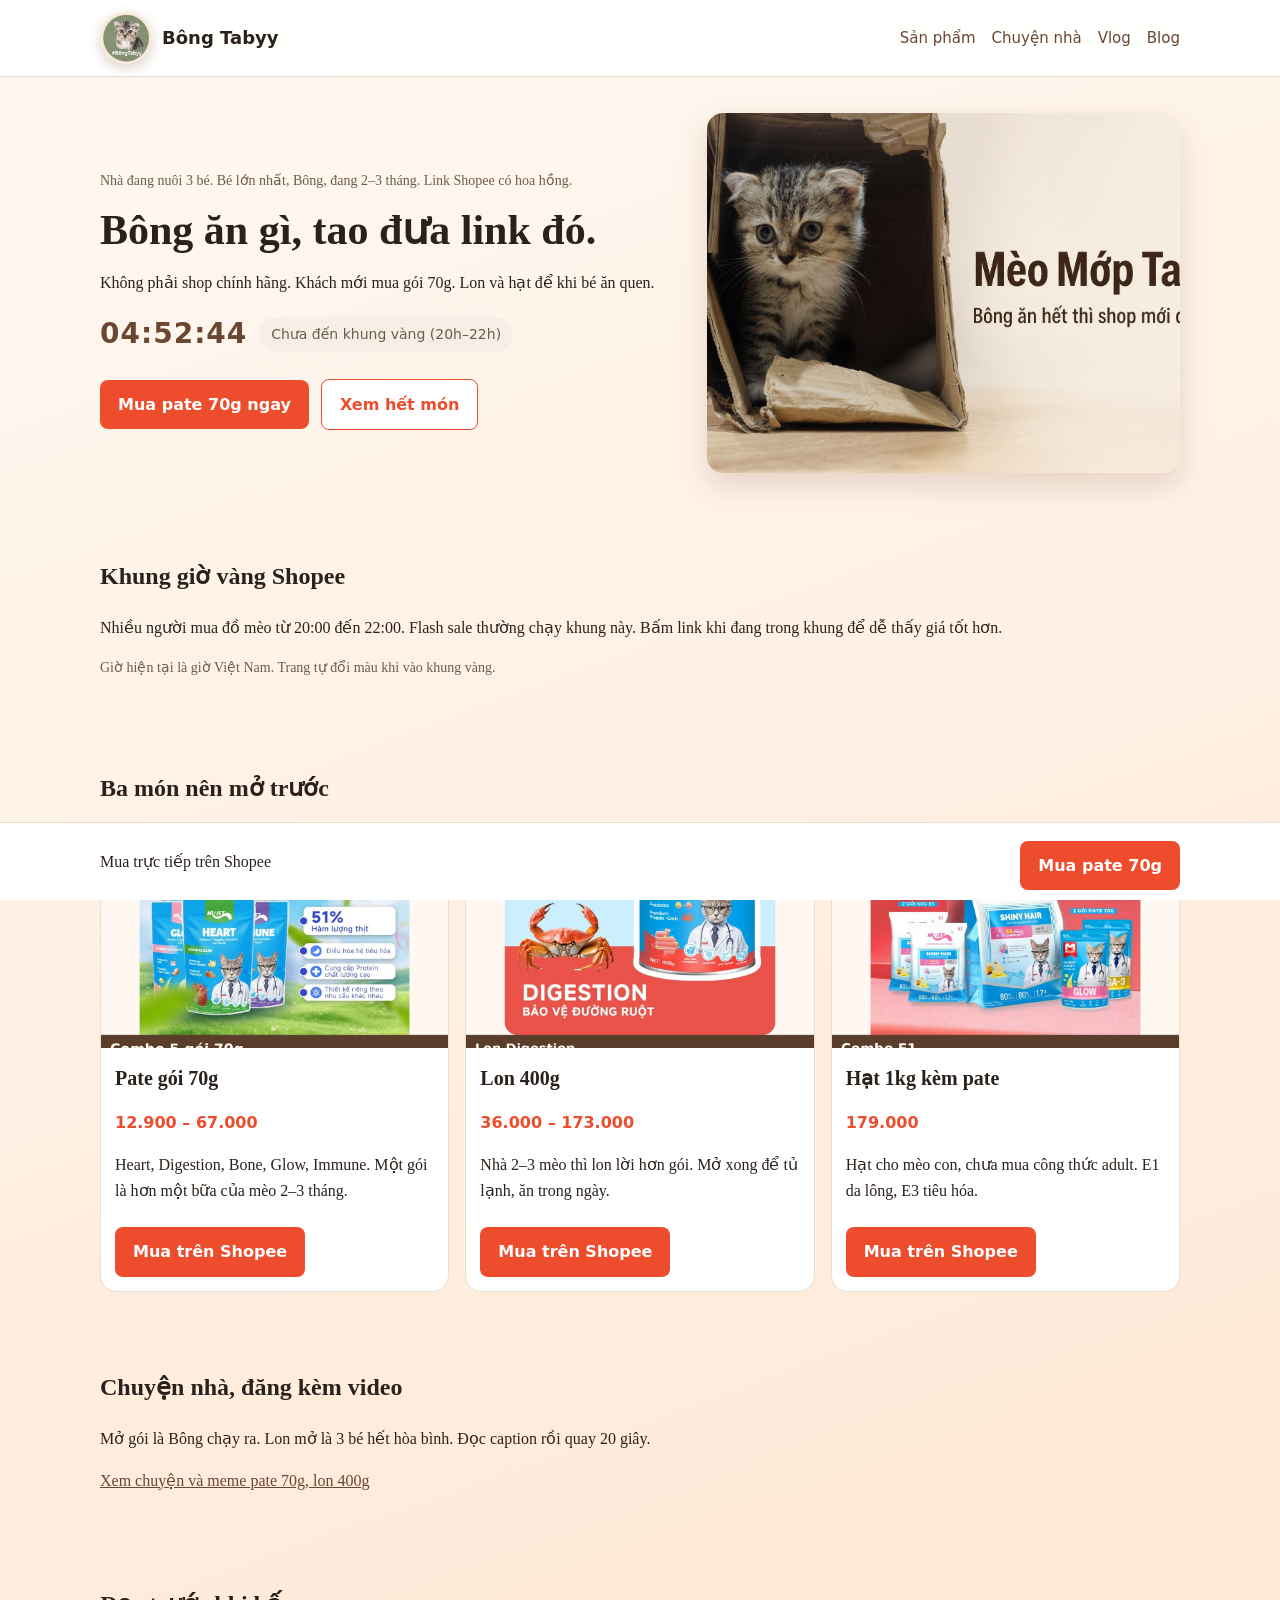
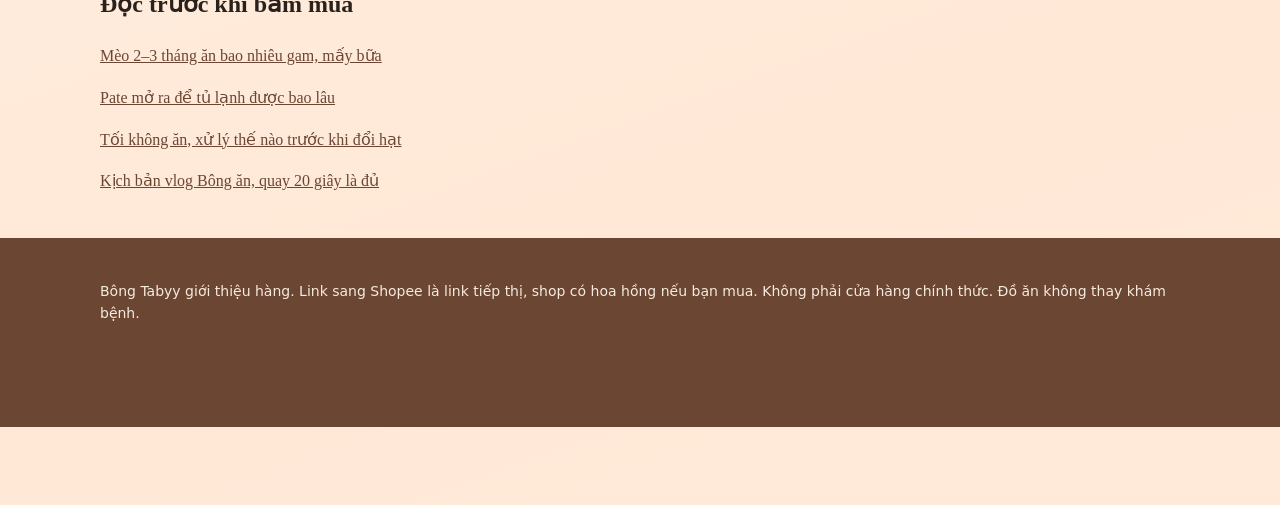
<file: index.html>
<!doctype html>
<html lang="vi">
<head>
<meta charset="utf-8">
<meta name="viewport" content="width=device-width,initial-scale=1">
<title>Bông Tabyy | Pate mèo khung giờ vàng Shopee | Mèo mớp 2–3 tháng</title>
<meta name="description" content="Bông Tabyy, mèo mớp nhà nuôi thật. Pate 70g, lon, hạt, cát Unicharm. Mua khung giờ vàng Shopee tối 20h–22h, link có hoa hồng. Không phải shop chính hãng.">
<meta name="keywords" content="pate mèo, khung giờ vàng shopee, mèo 2 tháng ăn gì, Bông Tabyy, Mr.Vet, cát Unicharm">
<link rel="canonical" href="https://vaultadidas-collab.github.io/bongtabby/">
<meta property="og:title" content="Bông Tabyy | Pate mèo khung giờ vàng">
<meta property="og:description" content="Nhà nuôi 3 bé. Mua pate gói 70g khung 20h–22h. Link Shopee có hoa hồng.">
<meta property="og:image" content="https://vaultadidas-collab.github.io/bongtabby/bia-bong-that.jpg">
<meta property="og:type" content="website">
<meta property="og:locale" content="vi_VN">
<link rel="stylesheet" href="style.css">
</head>
<body>
<header><div class="wrap"><nav>
<a class="logo" href="index.html"><img class="logo-float" src="logo-bongtabyy.jpg" alt="Mặt Bông Tabyy">Bông Tabyy</a>
<div>
<a href="san-pham.html">Sản phẩm</a>
<a href="chuyen-nha.html">Chuyện nhà</a>
<a href="vlog.html">Vlog</a>
<a href="meo-4-thang-an-gi.html">Blog</a>
</div>
</nav></div></header>
<main class="wrap">
<section class="hero">
<div>
<p class="note">Nhà đang nuôi 3 bé. Bé lớn nhất, Bông, đang 2–3 tháng. Link Shopee có hoa hồng.</p>
<h1>Bông ăn gì, tao đưa link đó.</h1>
<p>Không phải shop chính hãng. Khách mới mua gói 70g. Lon và hạt để khi bé ăn quen.</p>
<div class="timebox">
<span id="clock">--:--:--</span>
<span id="golden" class="golden-off">Đang kiểm tra khung giờ</span>
</div>
<a class="btn" href="https://s.shopee.vn/AAHlXG3OKk" rel="sponsored noopener" target="_blank">Mua pate 70g ngay</a>
<a class="btn ghost" href="san-pham.html">Xem hết món</a>
</div>
<img class="hero-float" src="bia-bong-that.jpg" alt="Bông Tabyy nằm trong thùng, tai cụp, lông mướp">
</section>
<section>
<h2>Khung giờ vàng Shopee</h2>
<p>Nhiều người mua đồ mèo từ 20:00 đến 22:00. Flash sale thường chạy khung này. Bấm link khi đang trong khung để dễ thấy giá tốt hơn.</p>
<p class="note">Giờ hiện tại là giờ Việt Nam. Trang tự đổi màu khi vào khung vàng.</p>
</section>
<section>
<h2>Ba món nên mở trước</h2>
<div class="grid">
<article class="card"><img src="meme-goi.jpg" alt="Combo pate 70g có sticker Bông"><div><h3>Pate gói 70g</h3><p class="price">12.900 – 67.000</p><p>Heart, Digestion, Bone, Glow, Immune. Một gói là hơn một bữa của mèo 2–3 tháng.</p><a class="btn" href="https://s.shopee.vn/AAHlXG3OKk" rel="sponsored noopener" target="_blank">Mua trên Shopee</a></div></article>
<article class="card"><img src="meme-lon.jpg" alt="Lon Digestion có sticker Bông"><div><h3>Lon 400g</h3><p class="price">36.000 – 173.000</p><p>Nhà 2–3 mèo thì lon lời hơn gói. Mở xong để tủ lạnh, ăn trong ngày.</p><a class="btn" href="https://s.shopee.vn/8pmNxJRMTj" rel="sponsored noopener" target="_blank">Mua trên Shopee</a></div></article>
<article class="card"><img src="meme-e1.jpg" alt="Combo hạt E1 có sticker Bông"><div><h3>Hạt 1kg kèm pate</h3><p class="price">179.000</p><p>Hạt cho mèo con, chưa mua công thức adult. E1 da lông, E3 tiêu hóa.</p><a class="btn" href="https://s.shopee.vn/6fhtN22fI0" rel="sponsored noopener" target="_blank">Mua trên Shopee</a></div></article>
</div>
</section>
<section>
<h2>Chuyện nhà, đăng kèm video</h2>
<p>Mở gói là Bông chạy ra. Lon mở là 3 bé hết hòa bình. Đọc caption rồi quay 20 giây.</p>
<p><a href="chuyen-nha.html">Xem chuyện và meme pate 70g, lon 400g</a></p>
</section>
<section>
<h2>Đọc trước khi bấm mua</h2>
<p><a href="meo-4-thang-an-gi.html">Mèo 2–3 tháng ăn bao nhiêu gam, mấy bữa</a></p>
<p><a href="pate-de-tu-lanh.html">Pate mở ra để tủ lạnh được bao lâu</a></p>
<p><a href="meo-bieng-an-toi.html">Tối không ăn, xử lý thế nào trước khi đổi hạt</a></p>
<p><a href="vlog.html">Kịch bản vlog Bông ăn, quay 20 giây là đủ</a></p>
</section>
</main>
<footer><div class="wrap">
<p>Bông Tabyy giới thiệu hàng. Link sang Shopee là link tiếp thị, shop có hoa hồng nếu bạn mua. Không phải cửa hàng chính thức. Đồ ăn không thay khám bệnh.</p>
</div></footer>
<div class="buybar"><div class="wrap"><span id="buybar-time">Mua trực tiếp trên Shopee</span><a class="btn" href="https://s.shopee.vn/AAHlXG3OKk" rel="sponsored noopener" target="_blank">Mua pate 70g</a></div></div>
<script>
function updateClock(){
  const now = new Date();
  const vn = new Date(now.toLocaleString('en-US',{timeZone:'Asia/Ho_Chi_Minh'}));
  const h = vn.getHours().toString().padStart(2,'0');
  const m = vn.getMinutes().toString().padStart(2,'0');
  const s = vn.getSeconds().toString().padStart(2,'0');
  document.getElementById('clock').textContent = h+':'+m+':'+s;
  const hour = vn.getHours();
  const golden = document.getElementById('golden');
  const buybar = document.getElementById('buybar-time');
  if(hour>=20 && hour<22){
    golden.textContent = 'Khung giờ vàng Shopee đang mở';
    golden.className = 'golden-on';
    buybar.textContent = 'Khung vàng 20h–22h — bấm mua';
  } else if(hour>=12 && hour<13){
    golden.textContent = 'Khung trưa, cũng có deal';
    golden.className = 'golden-on';
    buybar.textContent = 'Khung trưa — xem giá';
  } else {
    golden.textContent = 'Chưa đến khung vàng (20h–22h)';
    golden.className = 'golden-off';
    buybar.textContent = 'Mua trực tiếp trên Shopee';
  }
}
setInterval(updateClock,1000);
updateClock();
</script>
</body>
</html>
</file>
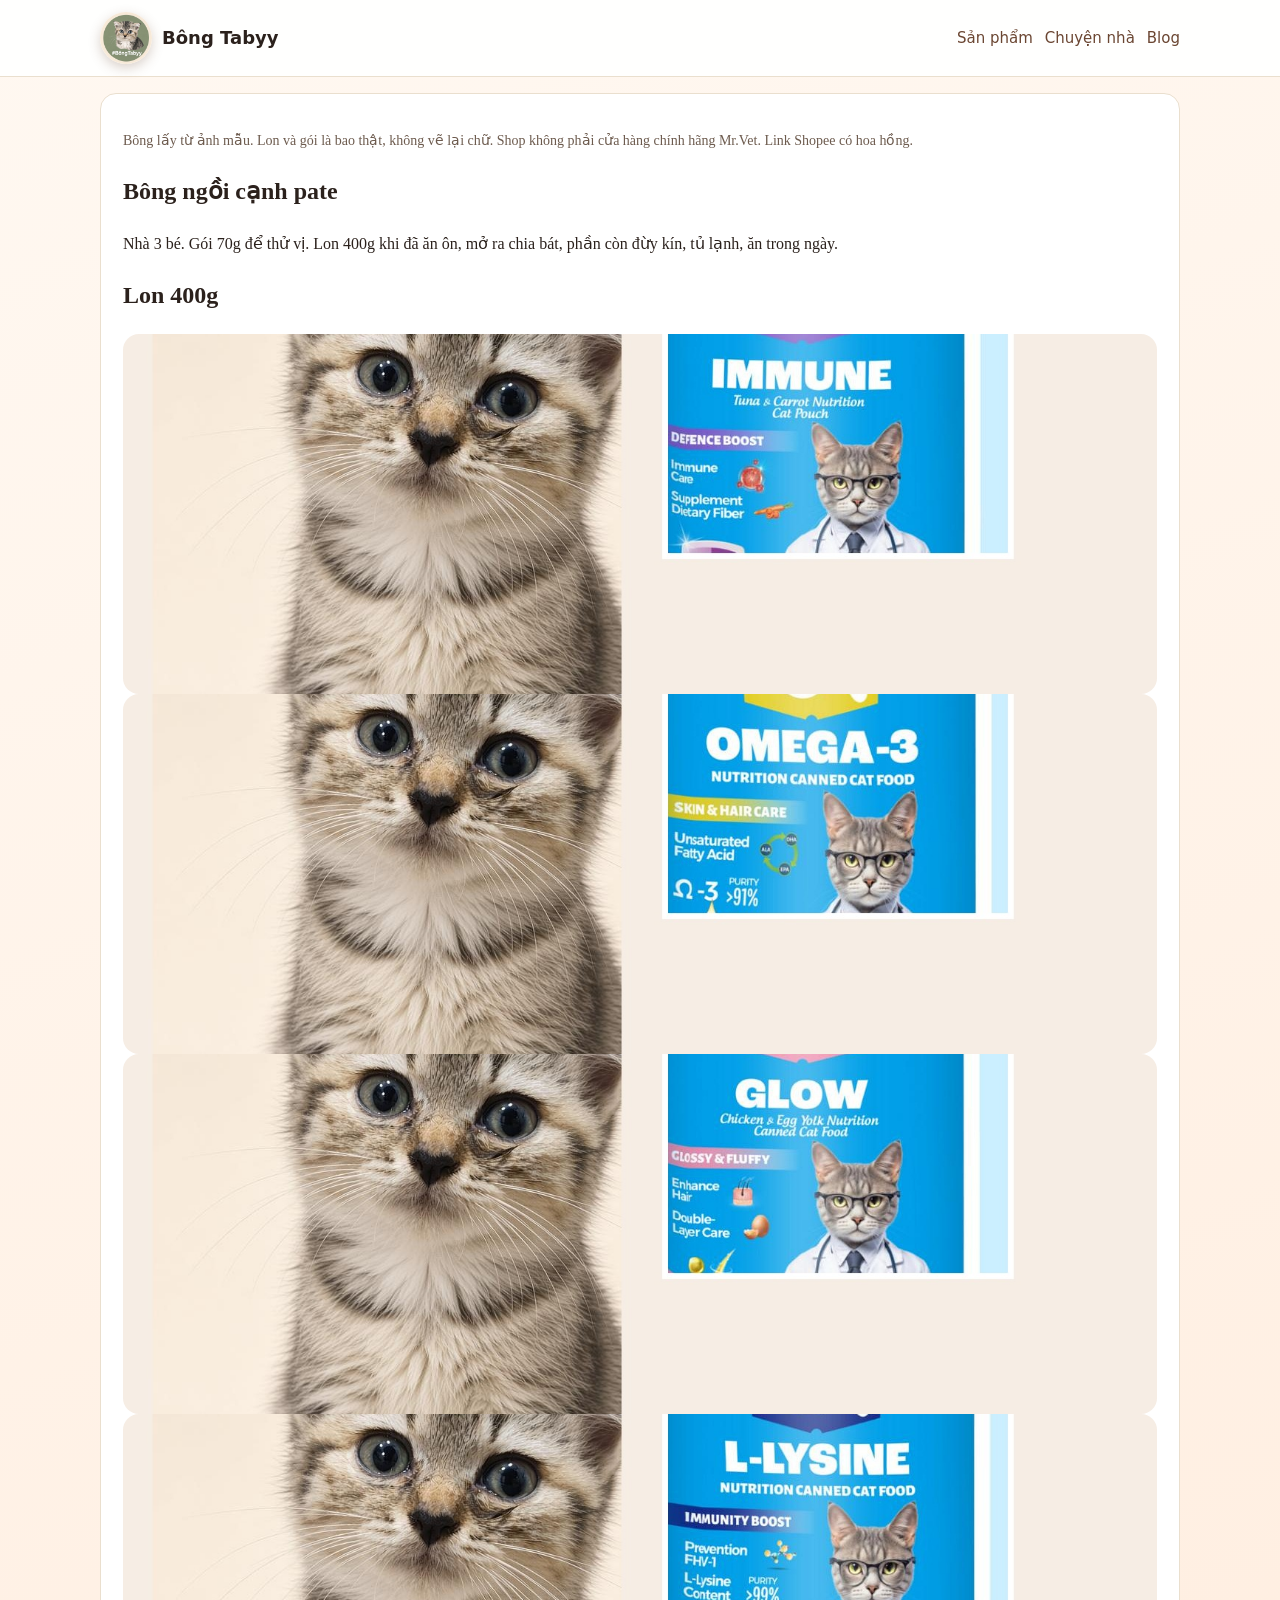
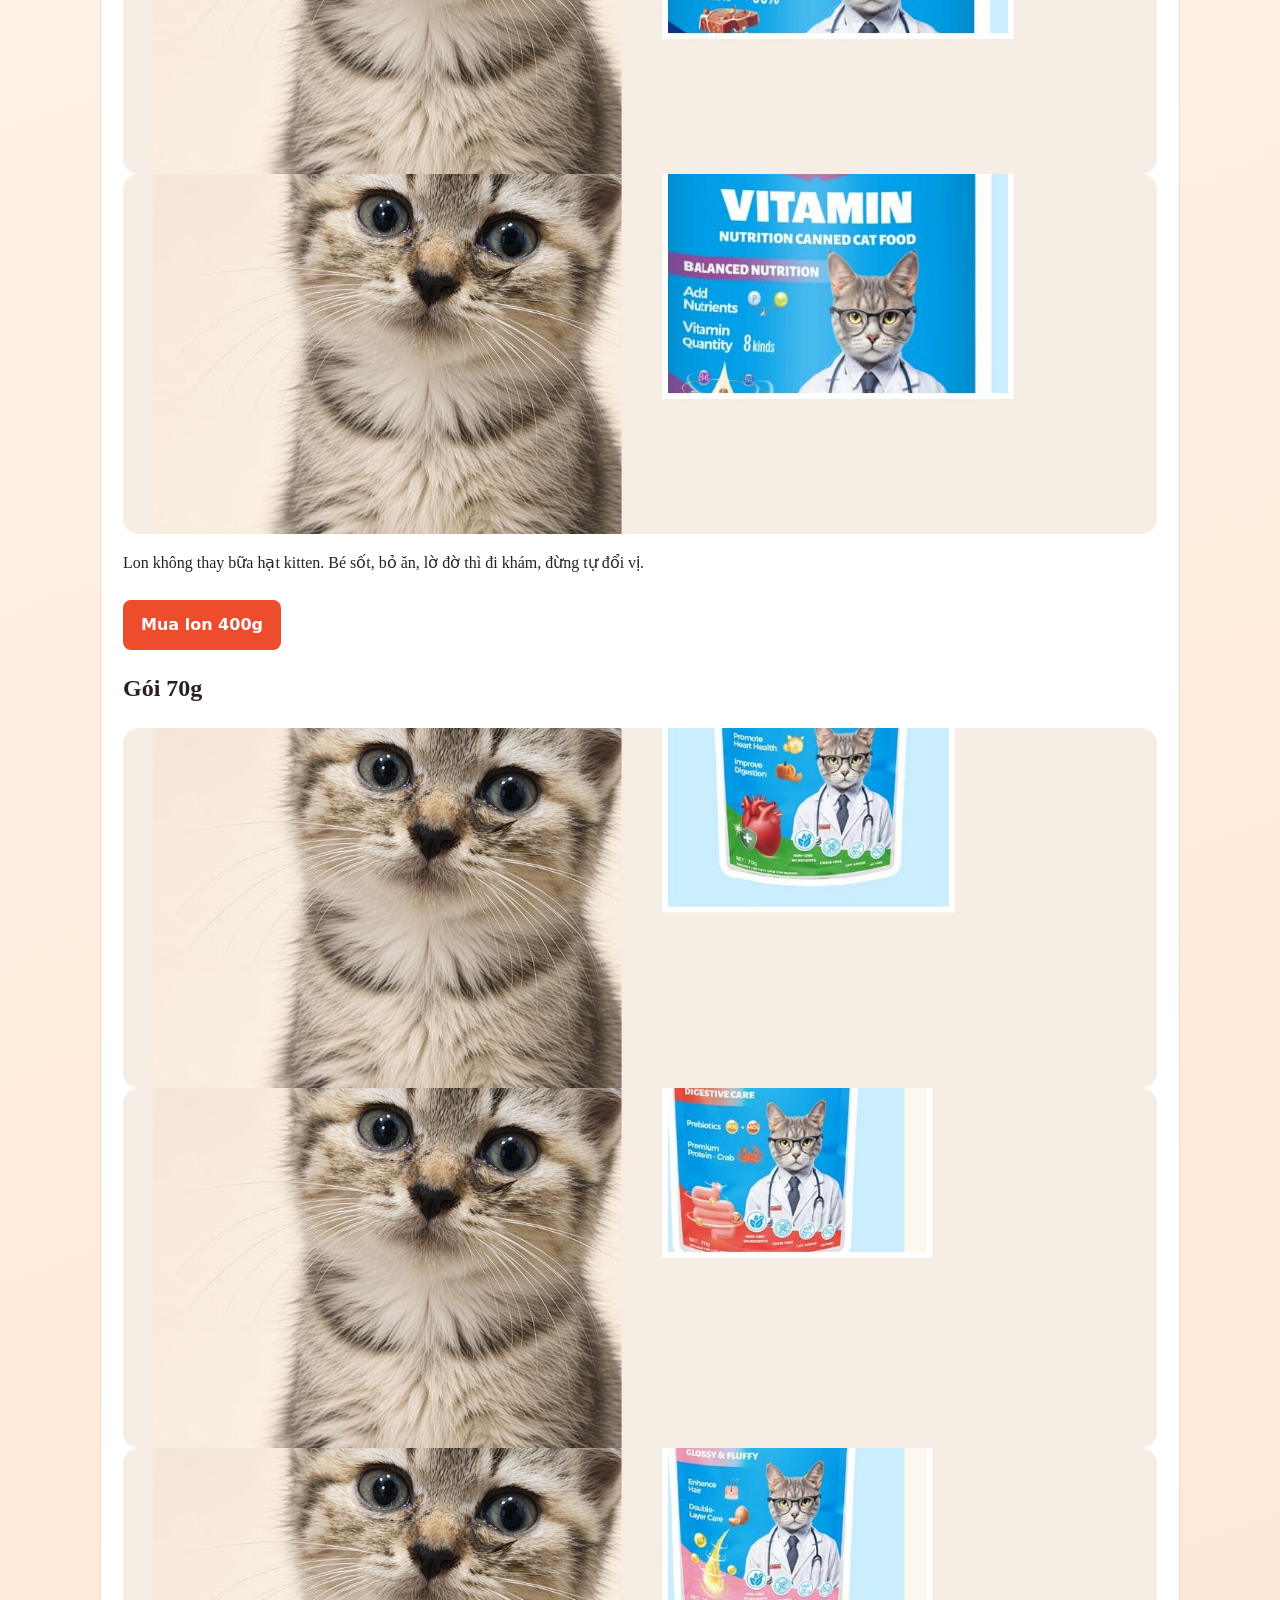
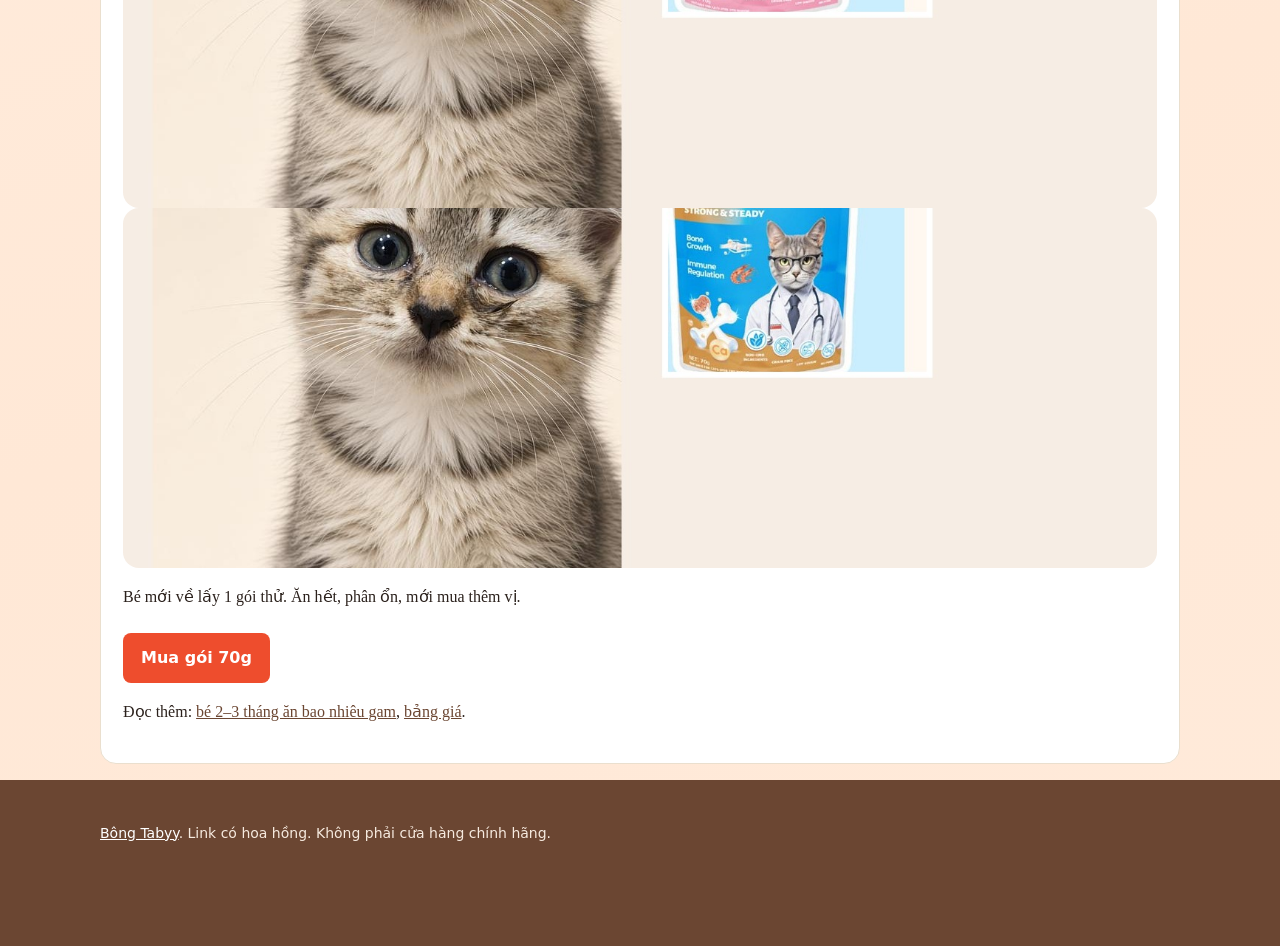
<file: chuyen-nha.html>
<!doctype html>
<html lang="vi">
<head>
<meta charset="utf-8">
<meta name="viewport" content="width=device-width,initial-scale=1">
<title>Ảnh sản phẩm thật, Bông cạnh lon | Bông Tabyy</title>
<meta name="description" content="Bông ngồi cạnh pate Mr.Vet. Lon và gói là ảnh bao thật, không vẽ lại tem. Shop không phải cửa hàng chính hãng. Link Shopee có hoa hồng.">
<link rel="canonical" href="https://vaultadidas-collab.github.io/bongtabby/chuyen-nha.html">
<meta property="og:title" content="Bông cạnh pate, bao thật">
<meta property="og:image" content="https://vaultadidas-collab.github.io/bongtabby/anh/immune-400.jpg">
<meta property="og:type" content="article">
<link rel="stylesheet" href="style.css">
</head>
<body>
<header><div class="wrap"><nav><a class="logo" href="index.html"><img src="logo-bongtabyy.jpg" alt="Bông Tabyy">Bông Tabyy</a><div><a href="san-pham.html">Sản phẩm</a><a href="chuyen-nha.html">Chuyện nhà</a><a href="meo-4-thang-an-gi.html">Blog</a></div></nav></div></header>
<main class="wrap"><article class="blog">
<p class="note">Bông lấy từ ảnh mẫu. Lon và gói là bao thật, không vẽ lại chữ. Shop không phải cửa hàng chính hãng Mr.Vet. Link Shopee có hoa hồng.</p>
<h1>Bông ngồi cạnh pate</h1>
<p>Nhà 3 bé. Gói 70g để thử vị. Lon 400g khi đã ăn ôn, mở ra chia bát, phần còn đừy kín, tủ lạnh, ăn trong ngày.</p>
<h2>Lon 400g</h2>
<img src="anh/immune-400.jpg" alt="Bông cạnh lon Immune 400g, bao thật">
<img src="anh/omega-400.jpg" alt="Bông cạnh lon Omega-3 400g, bao thật">
<img src="anh/glow-400.jpg" alt="Bông cạnh lon Glow 400g, bao thật">
<img src="anh/lysine-400.jpg" alt="Bông cạnh lon L-Lysine 400g, bao thật">
<img src="anh/vitamin-400.jpg" alt="Bông cạnh lon Vitamin 400g, bao thật">
<p>Lon không thay bữa hạt kitten. Bé sốt, bỏ ăn, lờ đờ thì đi khám, đừng tự đổi vị.</p>
<p><a class="btn" href="https://s.shopee.vn/8pmNxJRMTj" rel="sponsored noopener" target="_blank">Mua lon 400g</a></p>
<h2>Gói 70g</h2>
<img src="anh/heart-70.jpg" alt="Bông cạnh gói Heart 70g, bao thật">
<img src="anh/dige-70.jpg" alt="Bông cạnh gói Digestion 70g, bao thật">
<img src="anh/glow-70.jpg" alt="Bông cạnh gói Glow 70g, bao thật">
<img src="anh/bone-70.jpg" alt="Bông cạnh gói Bone 70g, bao thật">
<p>Bé mới về lấy 1 gói thử. Ăn hết, phân ổn, mới mua thêm vị.</p>
<p><a class="btn" href="https://s.shopee.vn/AAHlXG3OKk" rel="sponsored noopener" target="_blank">Mua gói 70g</a></p>
<p>Đọc thêm: <a href="meo-4-thang-an-gi.html">bé 2–3 tháng ăn bao nhiêu gam</a>, <a href="san-pham.html">bảng giá</a>.</p>
</article></main>
<footer><div class="wrap"><p><a href="index.html">Bông Tabyy</a>. Link có hoa hồng. Không phải cửa hàng chính hãng.</p></div></footer>
</body></html>
</file>
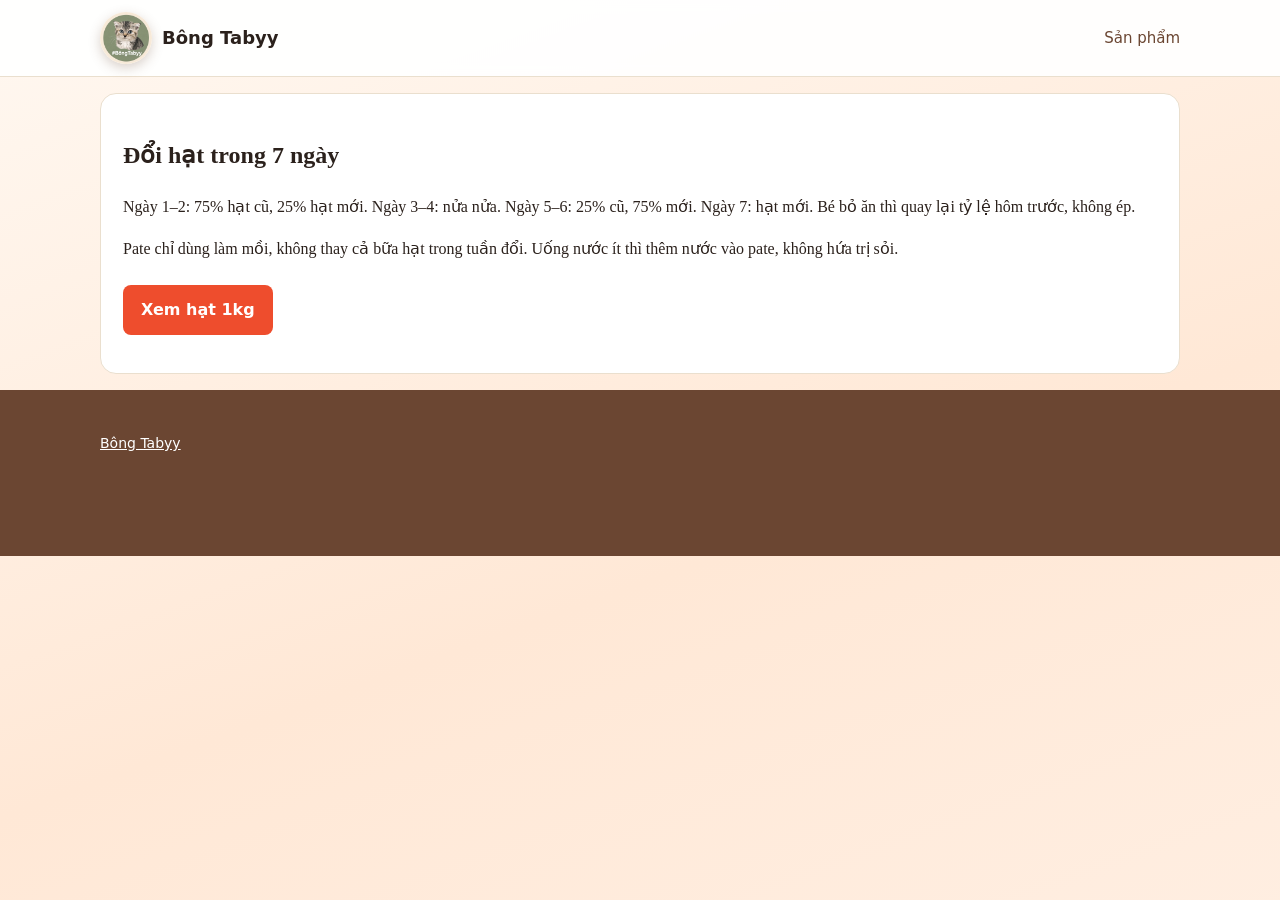
<file: doi-hat-an-toan.html>
<!doctype html>
<html lang="vi">
<head>
<meta charset="utf-8">
<meta name="viewport" content="width=device-width,initial-scale=1">
<title>Đổi hạt cho mèo trong 7 ngày | Bông Tabyy</title>
<meta name="description" content="Cách trộn hạt cũ và hạt mới trong 7 ngày để mèo đỡ bỏ ăn và đỡ đi ngoài lỏng.">
<link rel="stylesheet" href="style.css">
</head>
<body>
<header><div class="wrap"><nav><a class="logo" href="index.html"><img src="logo-bongtabyy.jpg" alt="Logo Bông">Bông Tabyy</a><div><a href="san-pham.html">Sản phẩm</a></div></nav></div></header>
<main class="wrap"><article class="blog">
<h1>Đổi hạt trong 7 ngày</h1>
<p>Ngày 1–2: 75% hạt cũ, 25% hạt mới. Ngày 3–4: nửa nửa. Ngày 5–6: 25% cũ, 75% mới. Ngày 7: hạt mới. Bé bỏ ăn thì quay lại tỷ lệ hôm trước, không ép.</p>
<p>Pate chỉ dùng làm mồi, không thay cả bữa hạt trong tuần đổi. Uống nước ít thì thêm nước vào pate, không hứa trị sỏi.</p>
<p><a class="btn" href="san-pham.html#hat">Xem hạt 1kg</a></p>
</article></main>
<footer><div class="wrap"><p><a href="index.html">Bông Tabyy</a></p></div></footer>
</body></html>
</file>
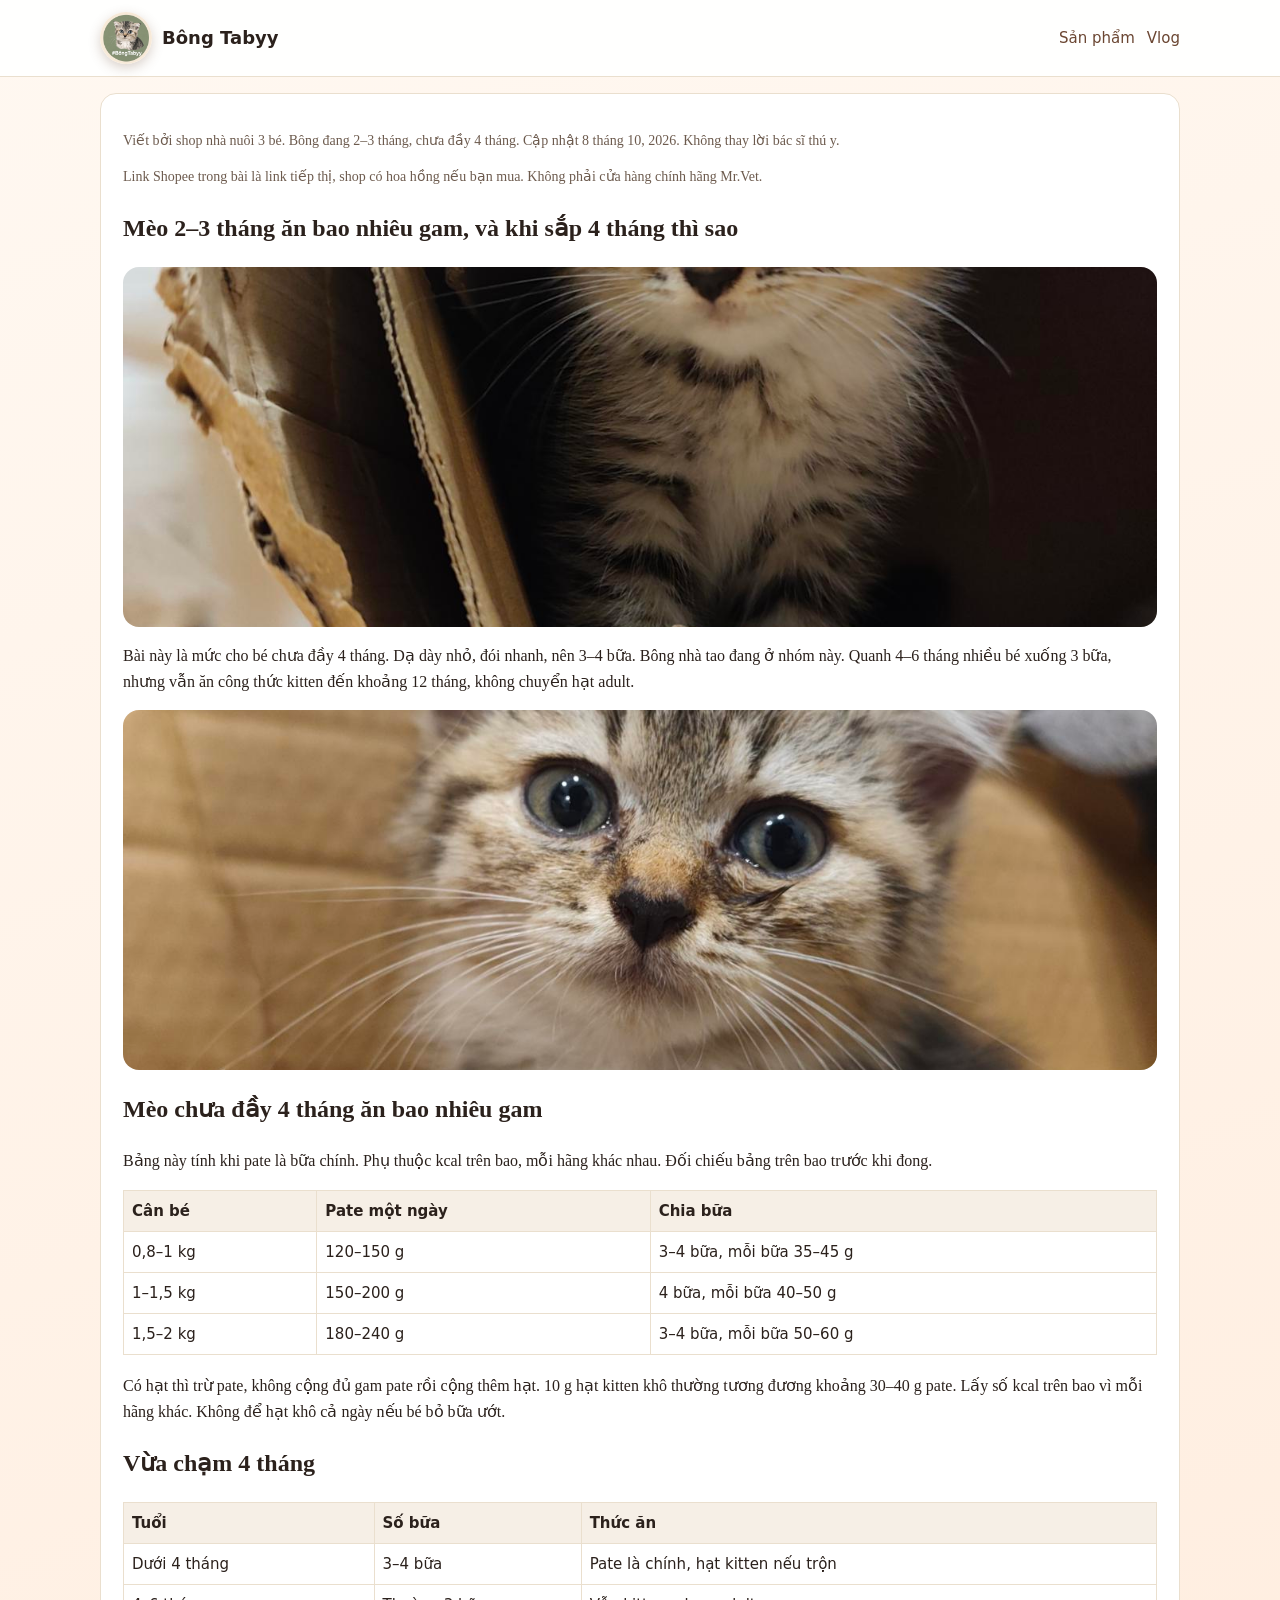
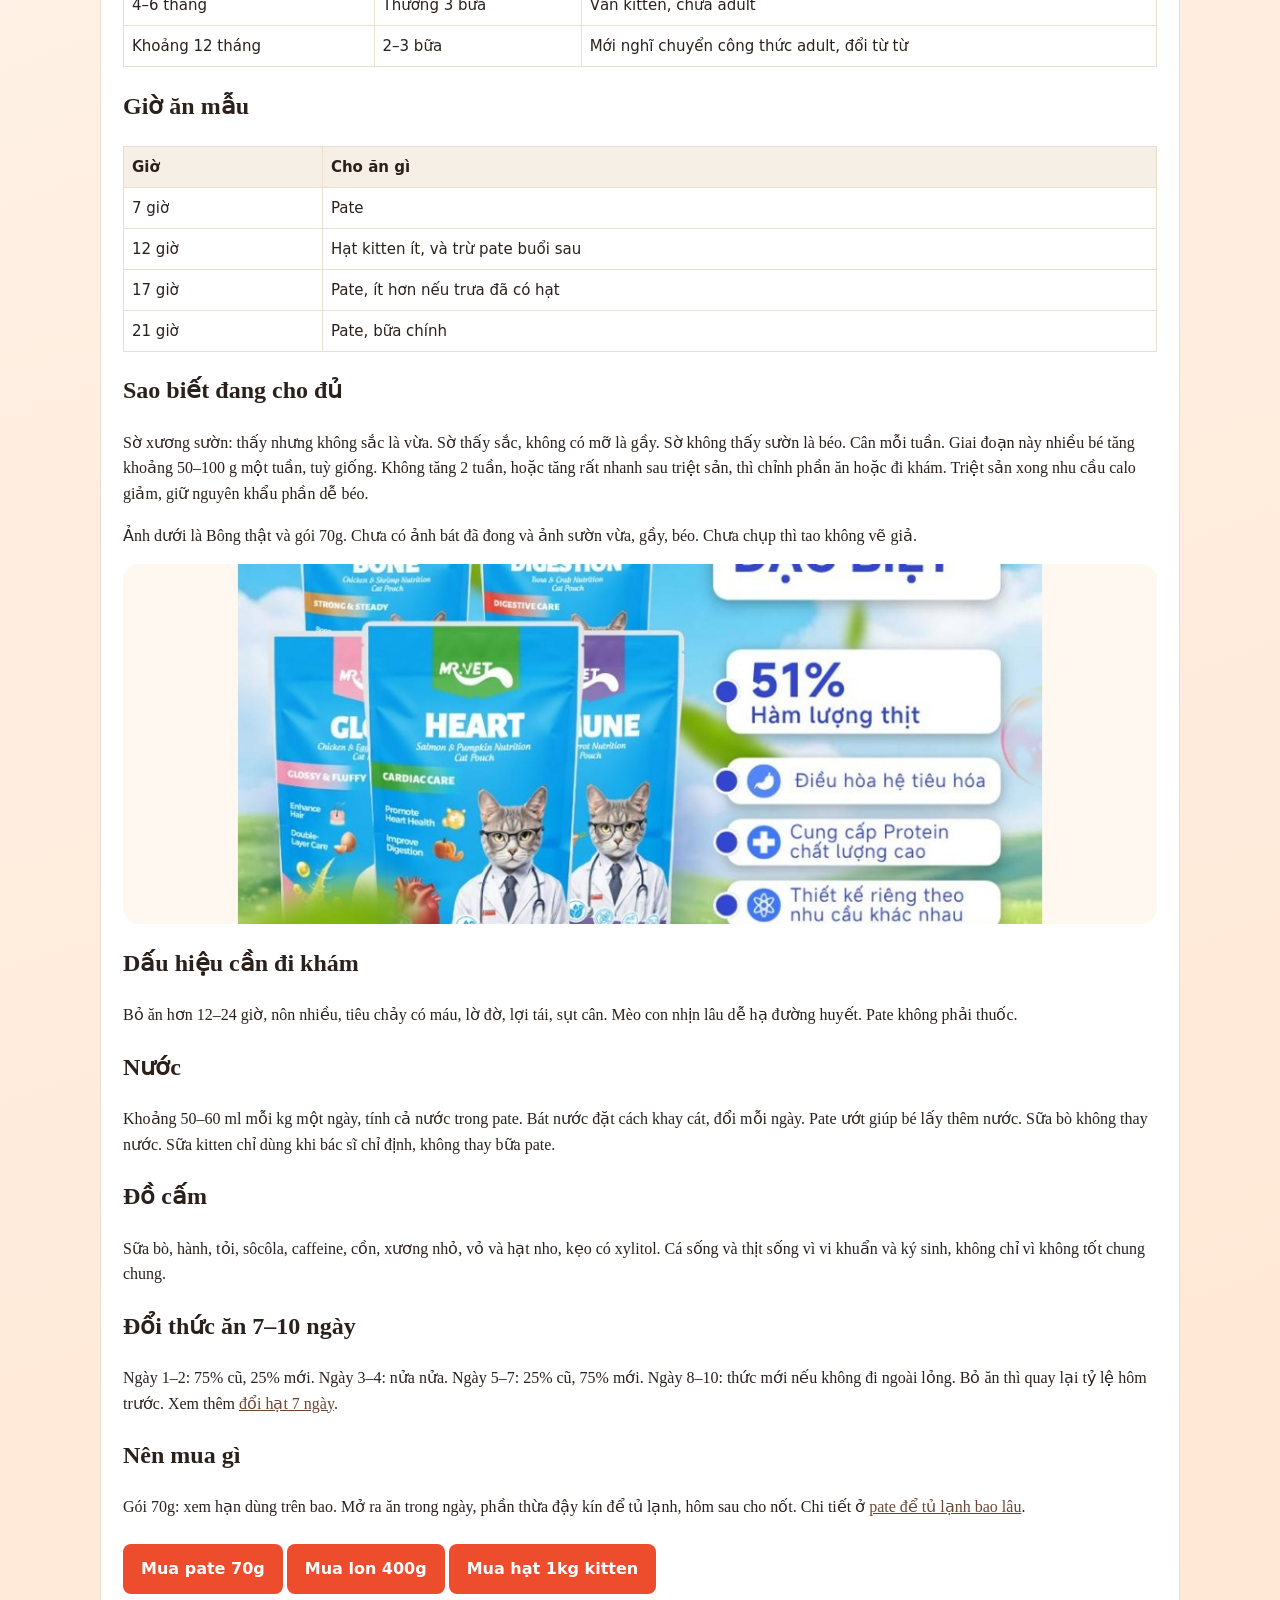
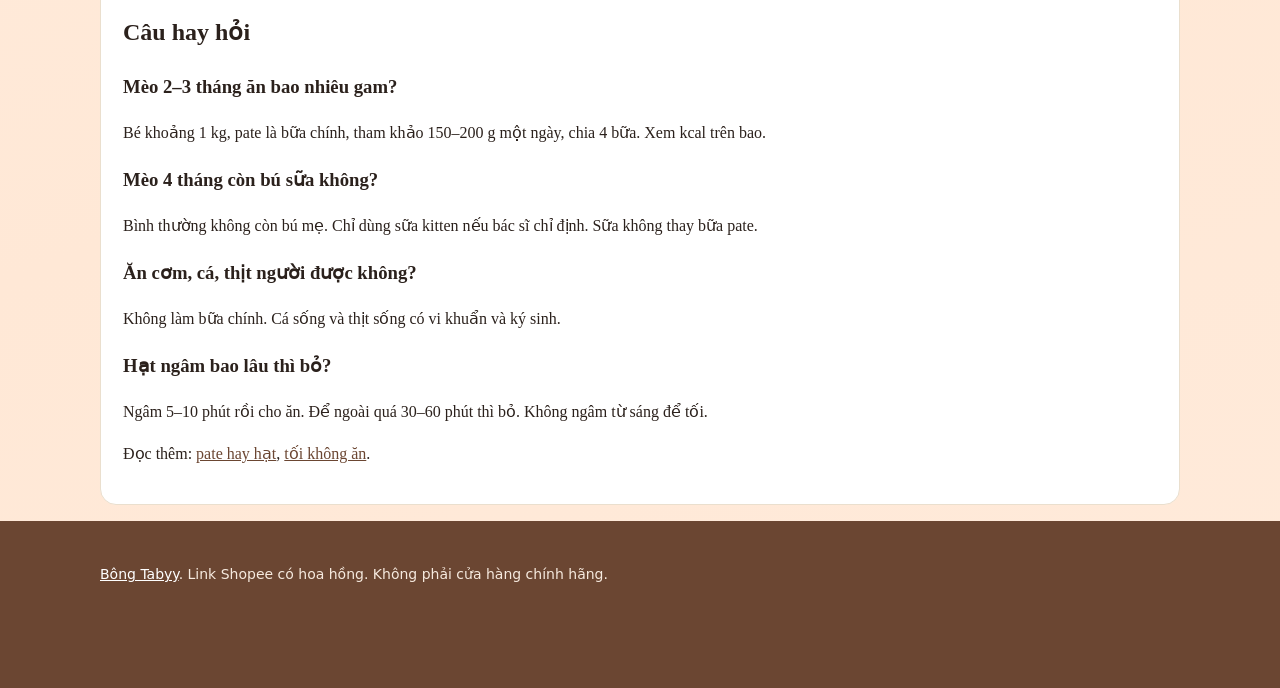
<file: meo-4-thang-an-gi.html>
<!doctype html>
<html lang="vi">
<head>
<meta charset="utf-8">
<meta name="viewport" content="width=device-width,initial-scale=1">
<title>Mèo 2–4 tháng ăn bao nhiêu gam, mấy bữa | Bông Tabyy</title>
<meta name="description" content="Mèo chưa đầy 4 tháng ăn 3–4 bữa. Bảng gam pate, cách trừ hạt khi trộn, mốc vừa chạm 4 tháng. Có ảnh Bông thật. Link Shopee có hoa hồng.">
<link rel="canonical" href="https://vaultadidas-collab.github.io/bongtabby/meo-4-thang-an-gi.html">
<meta property="og:title" content="Mèo 2–4 tháng ăn bao nhiêu gam">
<meta property="og:description" content="Bảng gam cho bé chưa đầy 4 tháng. Ảnh Bông nhà shop.">
<meta property="og:image" content="https://vaultadidas-collab.github.io/bongtabby/bong-mat.jpg">
<meta property="og:type" content="article">
<meta property="og:locale" content="vi_VN">
<link rel="stylesheet" href="style.css">
<script type="application/ld+json">
{"@context":"https://schema.org","@type":"FAQPage","mainEntity":[{"@type":"Question","name":"Mèo 2–3 tháng ăn bao nhiêu gam?","acceptedAnswer":{"@type":"Answer","text":"Bé khoảng 1 kg ăn tham khảo 150–200 g pate một ngày nếu pate là bữa chính, chia 4 bữa. Phụ thuộc kcal trên bao."}},{"@type":"Question","name":"Mèo 4 tháng còn bú sữa không?","acceptedAnswer":{"@type":"Answer","text":"Bình thường không còn bú mẹ. Chỉ dùng sữa kitten nếu bác sĩ chỉ định, không thay bữa pate."}},{"@type":"Question","name":"Mèo con ăn cơm, cá, thịt người được không?","acceptedAnswer":{"@type":"Answer","text":"Không làm bữa chính. Cá sống và thịt sống có vi khuẩn và ký sinh."}},{"@type":"Question","name":"Hạt ngâm bao lâu thì bỏ?","acceptedAnswer":{"@type":"Answer","text":"Ngâm 5–10 phút rồi cho ăn. Phần ngâm để ngoài quá 30–60 phút thì bỏ, không để cả ngày."}}]}
</script>
</head>
<body>
<header><div class="wrap"><nav><a class="logo" href="index.html"><img src="logo-bongtabyy.jpg" alt="Logo Bông Tabyy">Bông Tabyy</a><div><a href="san-pham.html">Sản phẩm</a><a href="vlog.html">Vlog</a></div></nav></div></header>
<main class="wrap"><article class="blog">
<p class="note">Viết bởi shop nhà nuôi 3 bé. Bông đang 2–3 tháng, chưa đầy 4 tháng. Cập nhật 8 tháng 10, 2026. Không thay lời bác sĩ thú y.</p>
<p class="note">Link Shopee trong bài là link tiếp thị, shop có hoa hồng nếu bạn mua. Không phải cửa hàng chính hãng Mr.Vet.</p>
<h1>Mèo 2–3 tháng ăn bao nhiêu gam, và khi sắp 4 tháng thì sao</h1>
<img src="bong-mat.jpg" alt="Ảnh thật Bông Tabyy, mèo mướp 2–3 tháng, mắt xanh, tai cụp">
<p>Bài này là mức cho bé chưa đầy 4 tháng. Dạ dày nhỏ, đói nhanh, nên 3–4 bữa. Bông nhà tao đang ở nhóm này. Quanh 4–6 tháng nhiều bé xuống 3 bữa, nhưng vẫn ăn công thức kitten đến khoảng 12 tháng, không chuyển hạt adult.</p>
<img src="bong-nam.jpg" alt="Bông nằm, ảnh thật, lông mướp xám nâu">

<h2>Mèo chưa đầy 4 tháng ăn bao nhiêu gam</h2>
<p>Bảng này tính khi pate là bữa chính. Phụ thuộc kcal trên bao, mỗi hãng khác nhau. Đối chiếu bảng trên bao trước khi đong.</p>
<table>
<tr><th>Cân bé</th><th>Pate một ngày</th><th>Chia bữa</th></tr>
<tr><td>0,8–1 kg</td><td>120–150 g</td><td>3–4 bữa, mỗi bữa 35–45 g</td></tr>
<tr><td>1–1,5 kg</td><td>150–200 g</td><td>4 bữa, mỗi bữa 40–50 g</td></tr>
<tr><td>1,5–2 kg</td><td>180–240 g</td><td>3–4 bữa, mỗi bữa 50–60 g</td></tr>
</table>
<p>Có hạt thì trừ pate, không cộng đủ gam pate rồi cộng thêm hạt. 10 g hạt kitten khô thường tương đương khoảng 30–40 g pate. Lấy số kcal trên bao vì mỗi hãng khác. Không để hạt khô cả ngày nếu bé bỏ bữa ướt.</p>

<h2>Vừa chạm 4 tháng</h2>
<table>
<tr><th>Tuổi</th><th>Số bữa</th><th>Thức ăn</th></tr>
<tr><td>Dưới 4 tháng</td><td>3–4 bữa</td><td>Pate là chính, hạt kitten nếu trộn</td></tr>
<tr><td>4–6 tháng</td><td>Thường 3 bữa</td><td>Vẫn kitten, chưa adult</td></tr>
<tr><td>Khoảng 12 tháng</td><td>2–3 bữa</td><td>Mới nghĩ chuyển công thức adult, đổi từ từ</td></tr>
</table>

<h2>Giờ ăn mẫu</h2>
<table>
<tr><th>Giờ</th><th>Cho ăn gì</th></tr>
<tr><td>7 giờ</td><td>Pate</td></tr>
<tr><td>12 giờ</td><td>Hạt kitten ít, và trừ pate buổi sau</td></tr>
<tr><td>17 giờ</td><td>Pate, ít hơn nếu trưa đã có hạt</td></tr>
<tr><td>21 giờ</td><td>Pate, bữa chính</td></tr>
</table>

<h2>Sao biết đang cho đủ</h2>
<p>Sờ xương sườn: thấy nhưng không sắc là vừa. Sờ thấy sắc, không có mỡ là gầy. Sờ không thấy sườn là béo. Cân mỗi tuần. Giai đoạn này nhiều bé tăng khoảng 50–100 g một tuần, tuỳ giống. Không tăng 2 tuần, hoặc tăng rất nhanh sau triệt sản, thì chỉnh phần ăn hoặc đi khám. Triệt sản xong nhu cầu calo giảm, giữ nguyên khẩu phần dễ béo.</p>
<p>Ảnh dưới là Bông thật và gói 70g. Chưa có ảnh bát đã đong và ảnh sườn vừa, gầy, béo. Chưa chụp thì tao không vẽ giả.</p>
<img src="meme-goi.jpg" alt="Gói pate 70g Mr.Vet, hơn một bữa của mèo 2–3 tháng">

<h2>Dấu hiệu cần đi khám</h2>
<p>Bỏ ăn hơn 12–24 giờ, nôn nhiều, tiêu chảy có máu, lờ đờ, lợi tái, sụt cân. Mèo con nhịn lâu dễ hạ đường huyết. Pate không phải thuốc.</p>

<h2>Nước</h2>
<p>Khoảng 50–60 ml mỗi kg một ngày, tính cả nước trong pate. Bát nước đặt cách khay cát, đổi mỗi ngày. Pate ướt giúp bé lấy thêm nước. Sữa bò không thay nước. Sữa kitten chỉ dùng khi bác sĩ chỉ định, không thay bữa pate.</p>

<h2>Đồ cấm</h2>
<p>Sữa bò, hành, tỏi, sôcôla, caffeine, cồn, xương nhỏ, vỏ và hạt nho, kẹo có xylitol. Cá sống và thịt sống vì vi khuẩn và ký sinh, không chỉ vì không tốt chung chung.</p>

<h2>Đổi thức ăn 7–10 ngày</h2>
<p>Ngày 1–2: 75% cũ, 25% mới. Ngày 3–4: nửa nửa. Ngày 5–7: 25% cũ, 75% mới. Ngày 8–10: thức mới nếu không đi ngoài lỏng. Bỏ ăn thì quay lại tỷ lệ hôm trước. Xem thêm <a href="doi-hat-an-toan.html">đổi hạt 7 ngày</a>.</p>

<h2>Nên mua gì</h2>
<p>Gói 70g: xem hạn dùng trên bao. Mở ra ăn trong ngày, phần thừa đậy kín để tủ lạnh, hôm sau cho nốt. Chi tiết ở <a href="pate-de-tu-lanh.html">pate để tủ lạnh bao lâu</a>.</p>
<p><a class="btn" href="https://s.shopee.vn/AAHlXG3OKk" rel="sponsored noopener" target="_blank">Mua pate 70g</a> <a class="btn" href="https://s.shopee.vn/8pmNxJRMTj" rel="sponsored noopener" target="_blank">Mua lon 400g</a> <a class="btn" href="https://s.shopee.vn/6fhtN22fI0" rel="sponsored noopener" target="_blank">Mua hạt 1kg kitten</a></p>

<h2>Câu hay hỏi</h2>
<h3>Mèo 2–3 tháng ăn bao nhiêu gam?</h3>
<p>Bé khoảng 1 kg, pate là bữa chính, tham khảo 150–200 g một ngày, chia 4 bữa. Xem kcal trên bao.</p>
<h3>Mèo 4 tháng còn bú sữa không?</h3>
<p>Bình thường không còn bú mẹ. Chỉ dùng sữa kitten nếu bác sĩ chỉ định. Sữa không thay bữa pate.</p>
<h3>Ăn cơm, cá, thịt người được không?</h3>
<p>Không làm bữa chính. Cá sống và thịt sống có vi khuẩn và ký sinh.</p>
<h3>Hạt ngâm bao lâu thì bỏ?</h3>
<p>Ngâm 5–10 phút rồi cho ăn. Để ngoài quá 30–60 phút thì bỏ. Không ngâm từ sáng để tối.</p>
<p>Đọc thêm: <a href="pate-hay-hat.html">pate hay hạt</a>, <a href="meo-bieng-an-toi.html">tối không ăn</a>.</p>
</article></main>
<footer><div class="wrap"><p><a href="index.html">Bông Tabyy</a>. Link Shopee có hoa hồng. Không phải cửa hàng chính hãng.</p></div></footer>
</body></html>
</file>
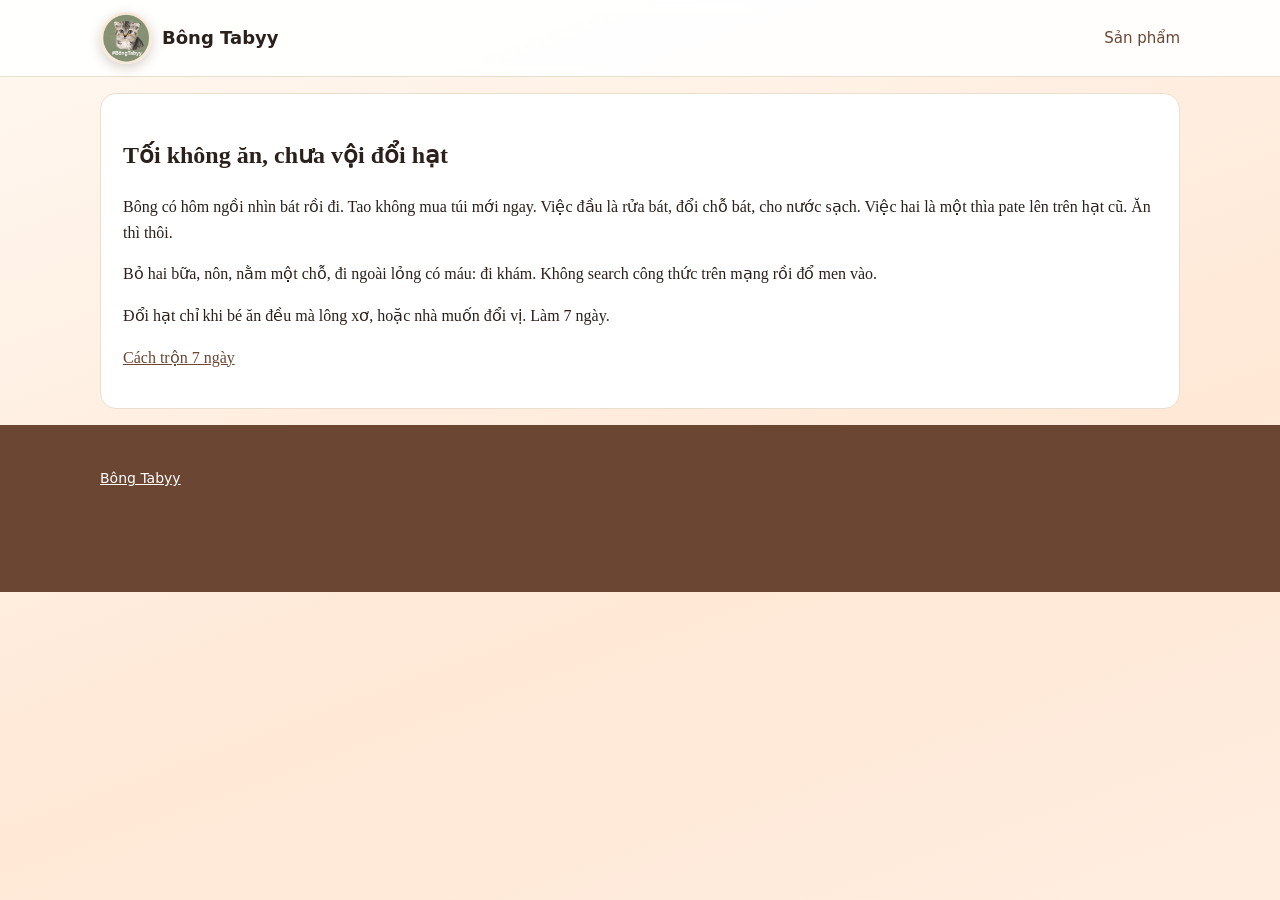
<file: meo-bieng-an-toi.html>
<!doctype html>
<html lang="vi">
<head>
<meta charset="utf-8">
<meta name="viewport" content="width=device-width,initial-scale=1">
<title>Mèo tối không ăn, làm gì trước khi đổi hạt | Bông Tabyy</title>
<meta name="description" content="Mèo bỏ một bữa tối chưa cần đổi túi 5kg. Kiểm tra bát, nước, pate mồi, rồi mới nghĩ tới hạt mới.">
<link rel="stylesheet" href="style.css">
</head>
<body>
<header><div class="wrap"><nav><a class="logo" href="index.html"><img src="logo-bongtabyy.jpg" alt="Logo Bông">Bông Tabyy</a><div><a href="san-pham.html">Sản phẩm</a></div></nav></div></header>
<main class="wrap"><article class="blog">
<h1>Tối không ăn, chưa vội đổi hạt</h1>
<p>Bông có hôm ngồi nhìn bát rồi đi. Tao không mua túi mới ngay. Việc đầu là rửa bát, đổi chỗ bát, cho nước sạch. Việc hai là một thìa pate lên trên hạt cũ. Ăn thì thôi.</p>
<p>Bỏ hai bữa, nôn, nằm một chỗ, đi ngoài lỏng có máu: đi khám. Không search công thức trên mạng rồi đổ men vào.</p>
<p>Đổi hạt chỉ khi bé ăn đều mà lông xơ, hoặc nhà muốn đổi vị. Làm 7 ngày.</p>
<p><a href="doi-hat-an-toan.html">Cách trộn 7 ngày</a></p>
</article></main>
<footer><div class="wrap"><p><a href="index.html">Bông Tabyy</a></p></div></footer>
</body></html>
</file>
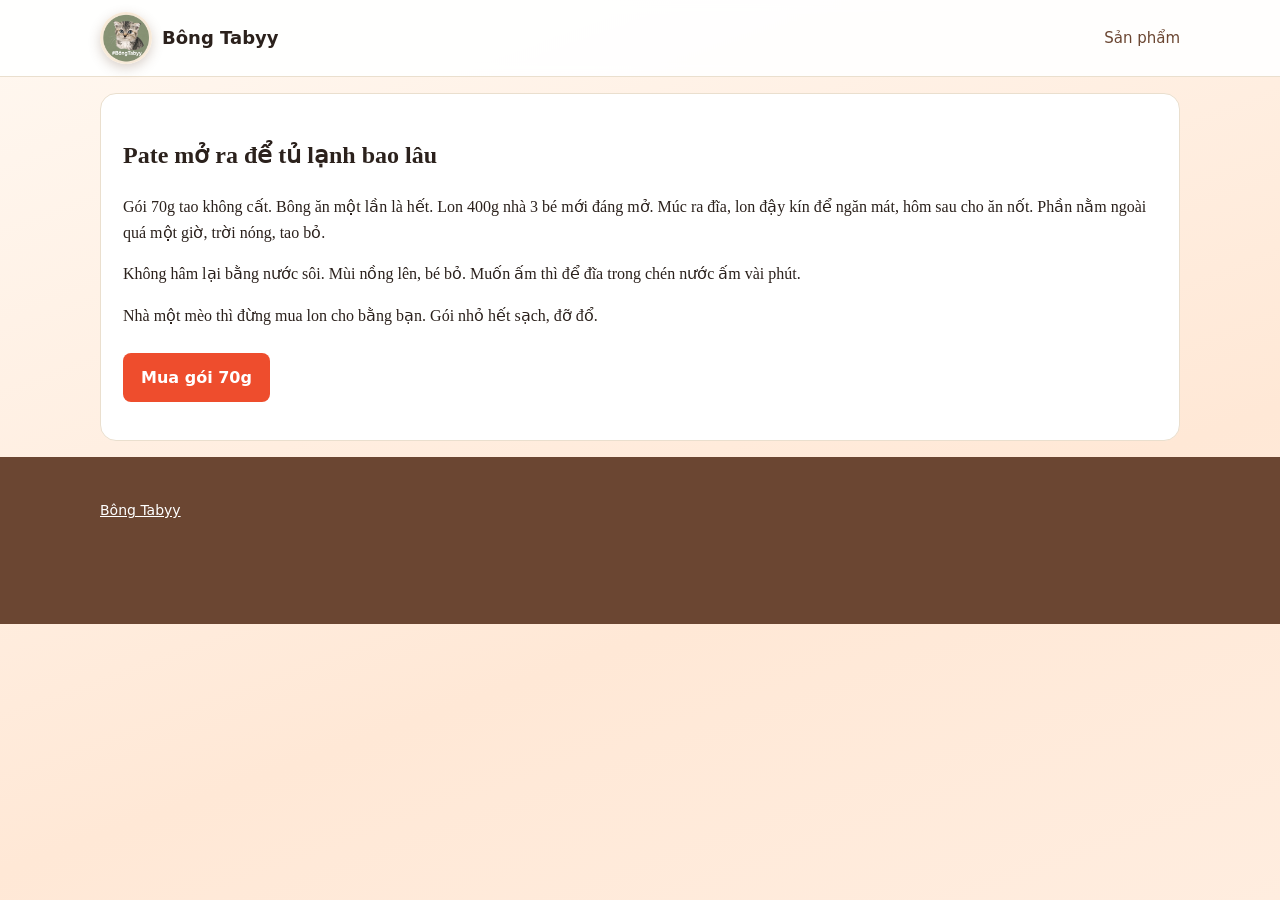
<file: pate-de-tu-lanh.html>
<!doctype html>
<html lang="vi">
<head>
<meta charset="utf-8">
<meta name="viewport" content="width=device-width,initial-scale=1">
<title>Pate mèo mở ra để tủ lạnh bao lâu | Bông Tabyy</title>
<meta name="description" content="Gói 70g ăn một bữa. Lon 400g nhà nhiều mèo ăn trong ngày, đậy kín, bỏ phần để ngoài quá 1 giờ.">
<link rel="stylesheet" href="style.css">
</head>
<body>
<header><div class="wrap"><nav><a class="logo" href="index.html"><img src="logo-bongtabyy.jpg" alt="Logo Bông">Bông Tabyy</a><div><a href="san-pham.html">Sản phẩm</a></div></nav></div></header>
<main class="wrap"><article class="blog">
<h1>Pate mở ra để tủ lạnh bao lâu</h1>
<p>Gói 70g tao không cất. Bông ăn một lần là hết. Lon 400g nhà 3 bé mới đáng mở. Múc ra đĩa, lon đậy kín để ngăn mát, hôm sau cho ăn nốt. Phần nằm ngoài quá một giờ, trời nóng, tao bỏ.</p>
<p>Không hâm lại bằng nước sôi. Mùi nồng lên, bé bỏ. Muốn ấm thì để đĩa trong chén nước ấm vài phút.</p>
<p>Nhà một mèo thì đừng mua lon cho bằng bạn. Gói nhỏ hết sạch, đỡ đổ.</p>
<p><a class="btn" href="https://s.shopee.vn/AAHlXG3OKk" rel="sponsored noopener" target="_blank">Mua gói 70g</a></p>
</article></main>
<footer><div class="wrap"><p><a href="index.html">Bông Tabyy</a></p></div></footer>
</body></html>
</file>
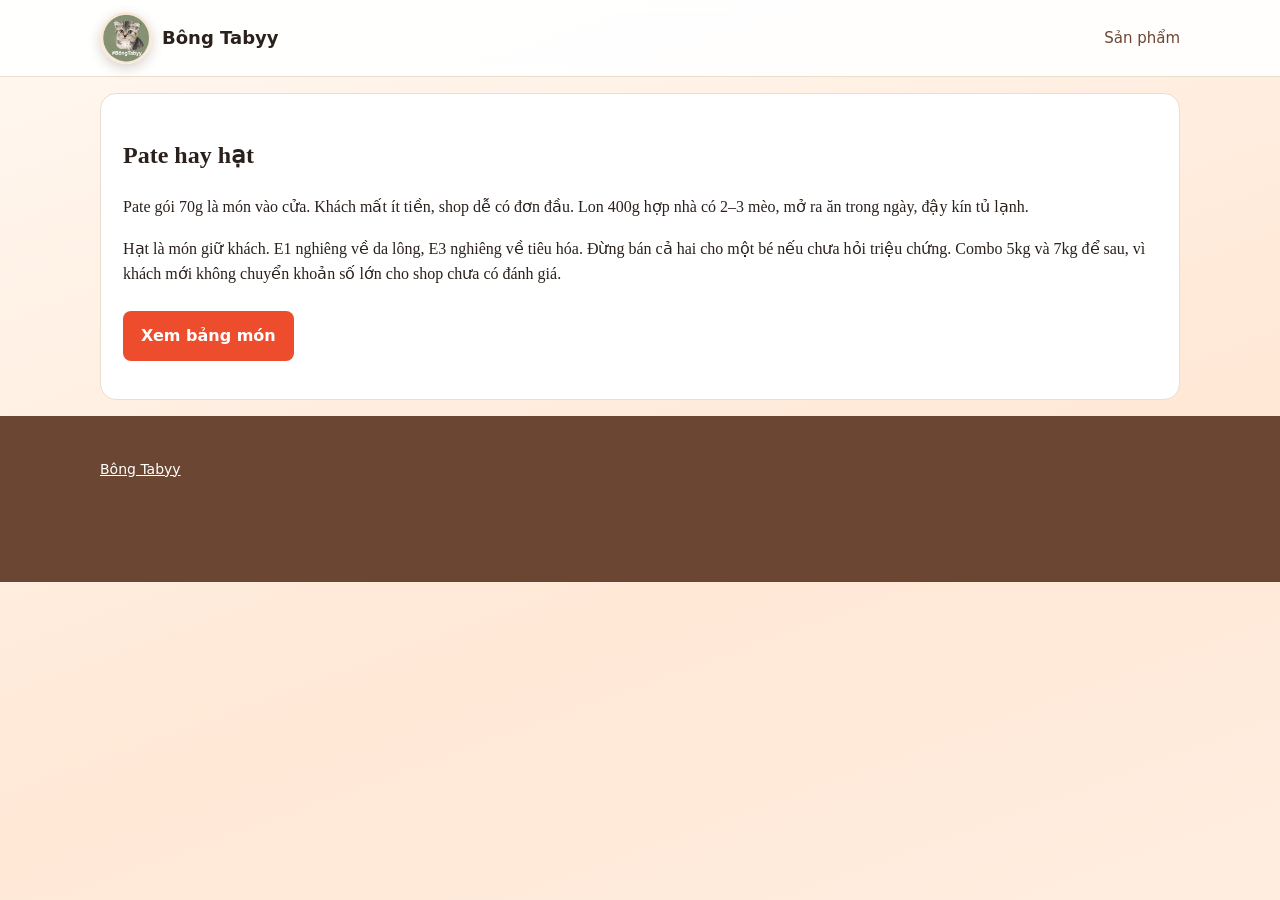
<file: pate-hay-hat.html>
<!doctype html>
<html lang="vi">
<head>
<meta charset="utf-8">
<meta name="viewport" content="width=device-width,initial-scale=1">
<title>Pate hay hạt cho mèo | Bông Tabyy</title>
<meta name="description" content="Pate gói rẻ để thử vị. Lon 400g cho nhà đông mèo. Hạt 1kg chỉ mua khi bé đã ăn quen.">
<link rel="stylesheet" href="style.css">
</head>
<body>
<header><div class="wrap"><nav><a class="logo" href="index.html"><img src="logo-bongtabyy.jpg" alt="Logo Bông">Bông Tabyy</a><div><a href="san-pham.html">Sản phẩm</a></div></nav></div></header>
<main class="wrap"><article class="blog">
<h1>Pate hay hạt</h1>
<p>Pate gói 70g là món vào cửa. Khách mất ít tiền, shop dễ có đơn đầu. Lon 400g hợp nhà có 2–3 mèo, mở ra ăn trong ngày, đậy kín tủ lạnh.</p>
<p>Hạt là món giữ khách. E1 nghiêng về da lông, E3 nghiêng về tiêu hóa. Đừng bán cả hai cho một bé nếu chưa hỏi triệu chứng. Combo 5kg và 7kg để sau, vì khách mới không chuyển khoản số lớn cho shop chưa có đánh giá.</p>
<p><a class="btn" href="san-pham.html">Xem bảng món</a></p>
</article></main>
<footer><div class="wrap"><p><a href="index.html">Bông Tabyy</a></p></div></footer>
</body></html>
</file>
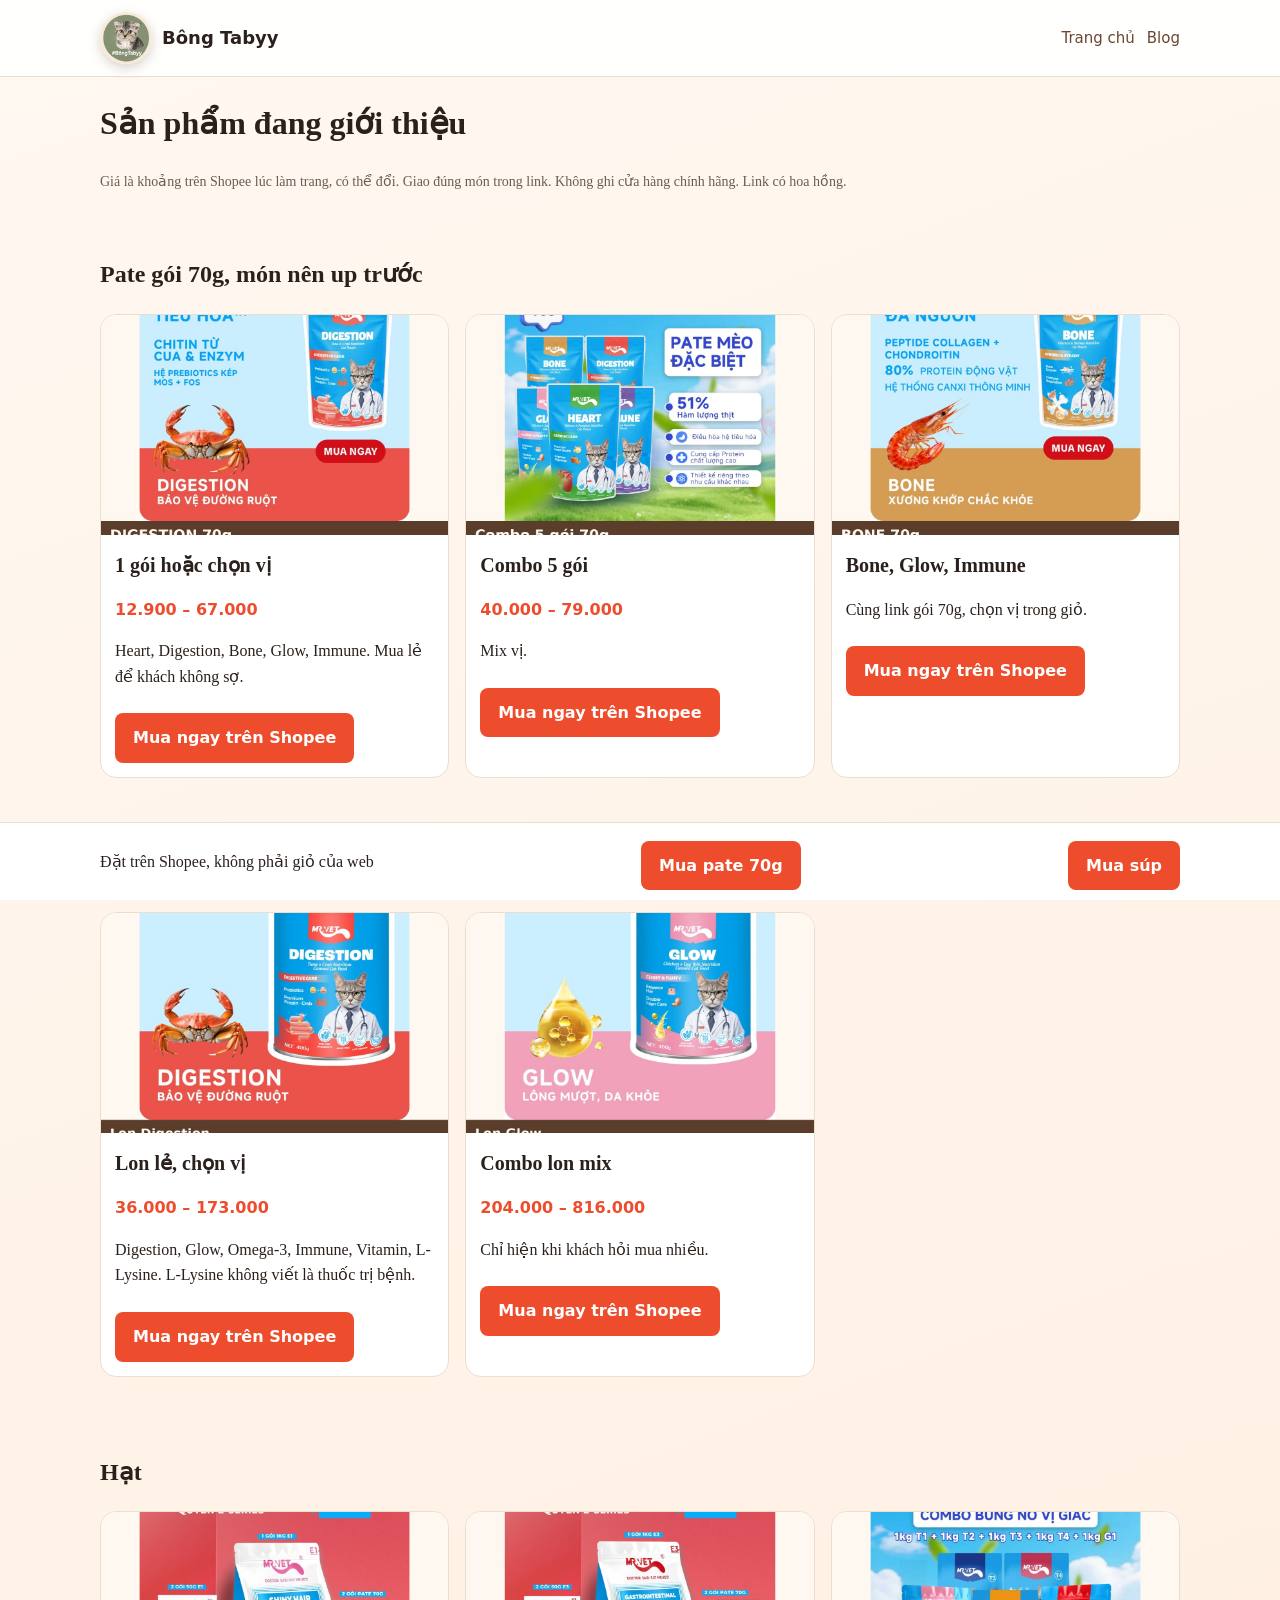
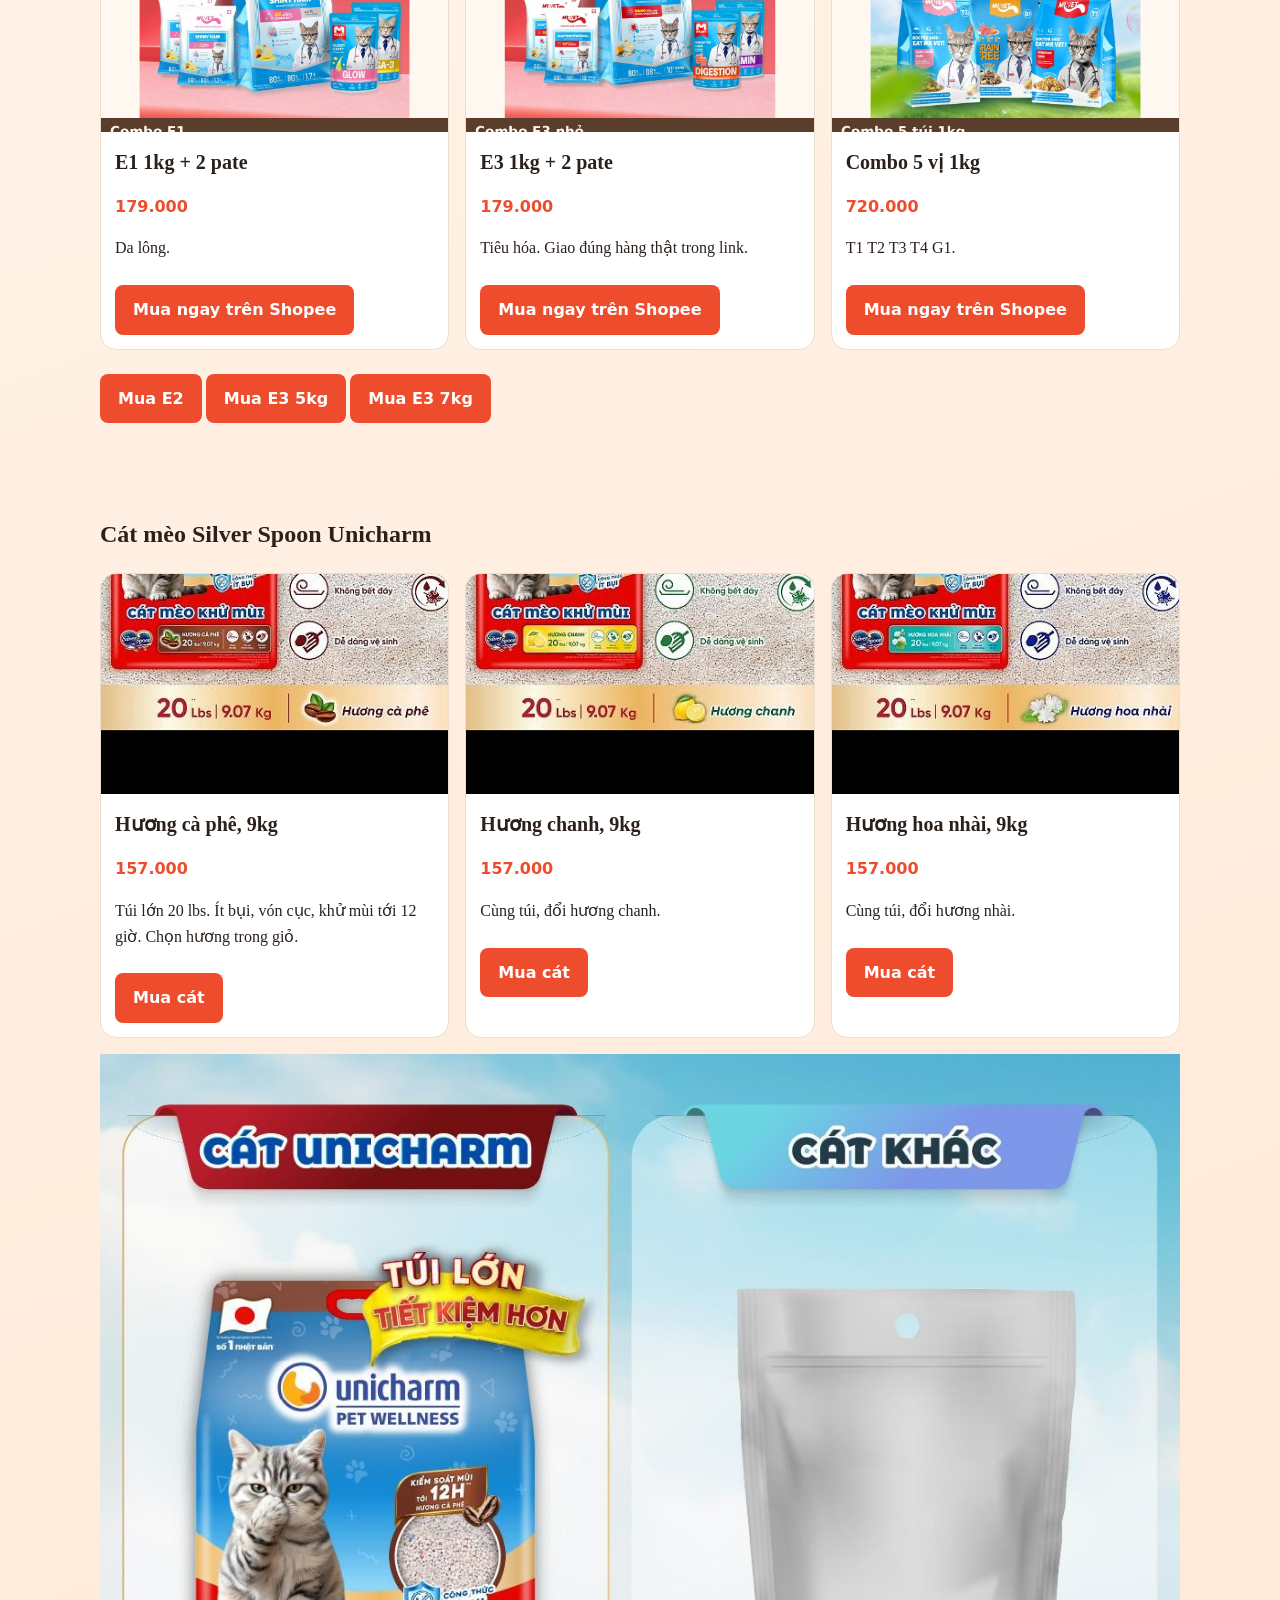
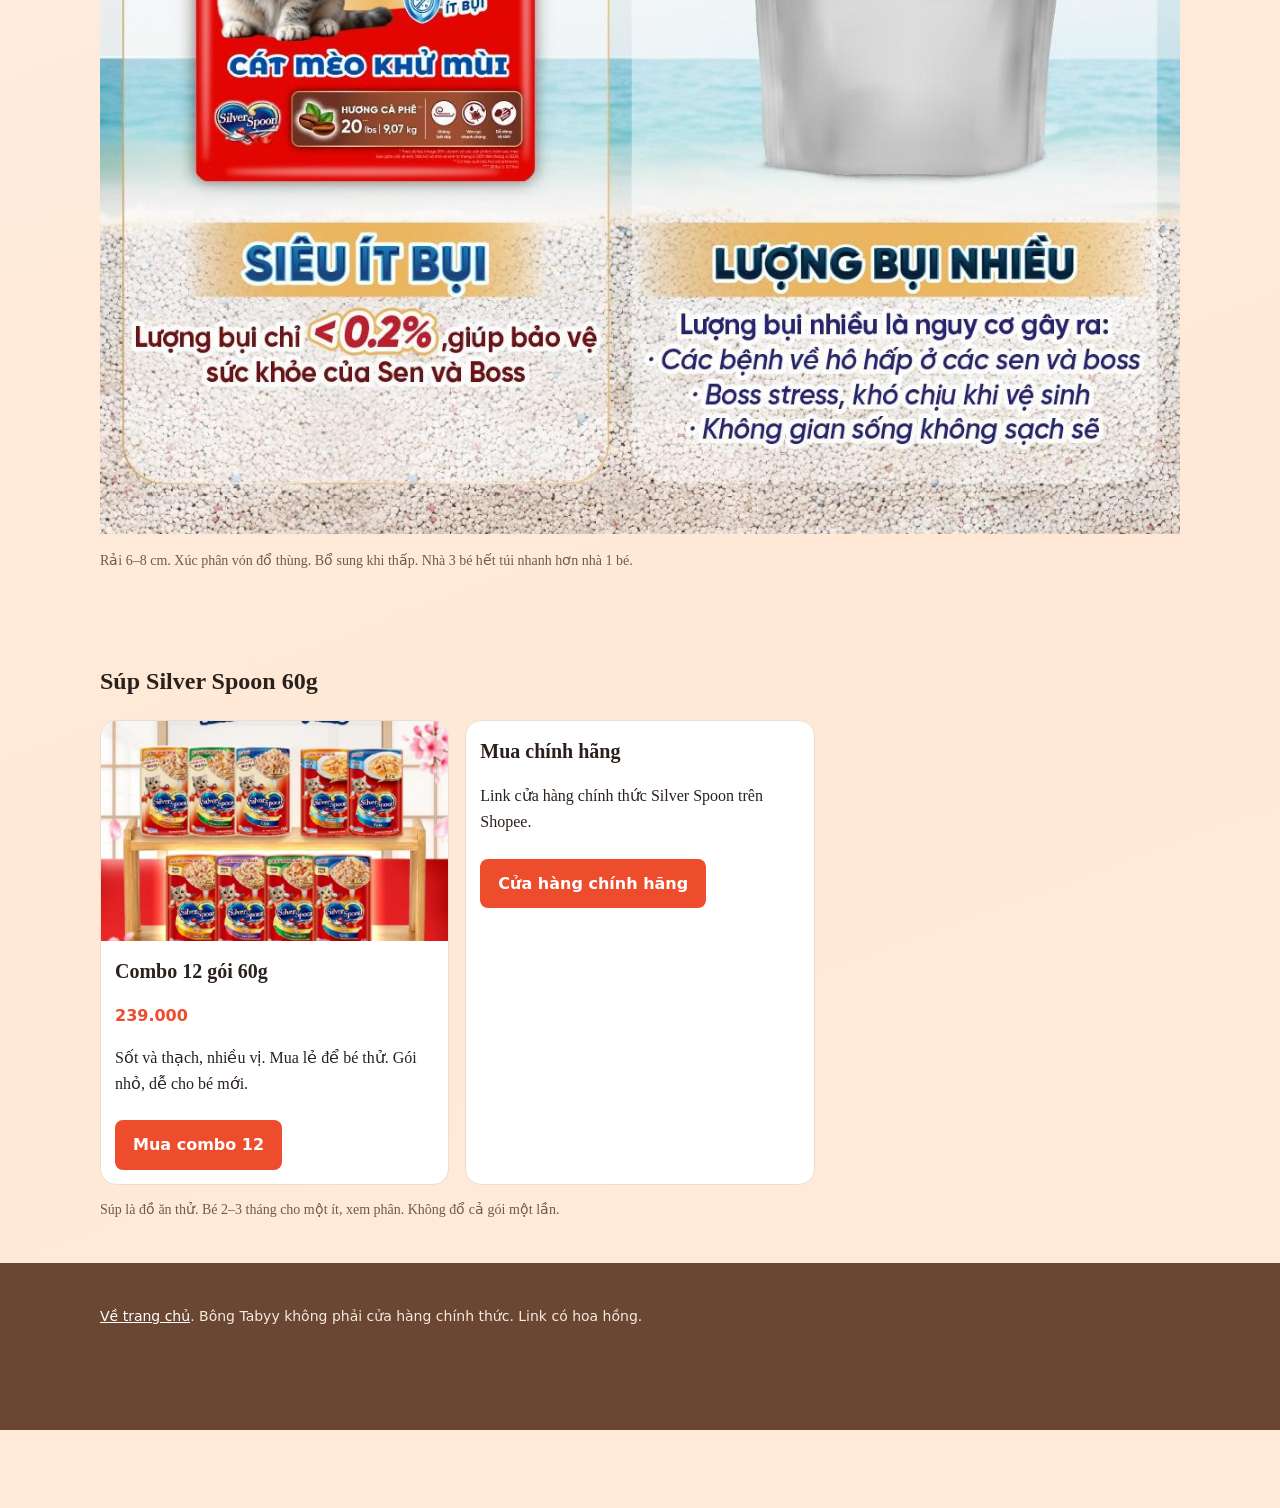
<file: san-pham.html>
<!doctype html>
<html lang="vi">
<head>
<meta charset="utf-8">
<meta name="viewport" content="width=device-width,initial-scale=1">
<title>Sản phẩm | Pate, hạt, cát, súp | Bông Tabyy</title>
<meta name="description" content="Pate Mr.Vet, hạt, cát Unicharm và súp Silver Spoon do Bông Tabyy giới thiệu. Giá tham khảo, đặt trên Shopee. Không phải shop chính hãng.">
<link rel="canonical" href="https://vaultadidas-collab.github.io/bongtabby/san-pham.html">
<link rel="stylesheet" href="style.css">
</head>
<body>
<header><div class="wrap"><nav>
<a class="logo" href="index.html"><img src="logo-bongtabyy.jpg" alt="Logo Bông Tabyy">Bông Tabyy</a>
<div><a href="index.html">Trang chủ</a><a href="meo-4-thang-an-gi.html">Blog</a></div>
</nav></div></header>
<main class="wrap">
<h1>Sản phẩm đang giới thiệu</h1>
<p class="note">Giá là khoảng trên Shopee lúc làm trang, có thể đổi. Giao đúng món trong link. Không ghi cửa hàng chính hãng. Link có hoa hồng.</p>
<section id="goi">
<h2>Pate gói 70g, món nên up trước</h2>
<div class="grid">
<article class="card"><img src="goi-03-digestion.jpg" alt="Pate gói Digestion"><div><h3>1 gói hoặc chọn vị</h3><p class="price">12.900 – 67.000</p><p>Heart, Digestion, Bone, Glow, Immune. Mua lẻ để khách không sợ.</p><a class="btn" href="https://s.shopee.vn/AAHlXG3OKk" rel="sponsored noopener" target="_blank">Mua ngay trên Shopee</a></div></article>
<article class="card"><img src="goi-01-combo5.jpg" alt="Combo 5 gói pate"><div><h3>Combo 5 gói</h3><p class="price">40.000 – 79.000</p><p>Mix vị.</p><a class="btn" href="https://s.shopee.vn/9pepJvksuW" rel="sponsored noopener" target="_blank">Mua ngay trên Shopee</a></div></article>
<article class="card"><img src="goi-02-bone.jpg" alt="Pate Bone"><div><h3>Bone, Glow, Immune</h3><p>Cùng link gói 70g, chọn vị trong giỏ.</p><a class="btn" href="https://s.shopee.vn/AAHlXG3OKk" rel="sponsored noopener" target="_blank">Mua ngay trên Shopee</a></div></article>
</div>
</section>
<section id="lon">
<h2>Pate lon 400g</h2>
<div class="grid">
<article class="card"><img src="lonle-01-digestion.jpg" alt="Lon Digestion 400g"><div><h3>Lon lẻ, chọn vị</h3><p class="price">36.000 – 173.000</p><p>Digestion, Glow, Omega-3, Immune, Vitamin, L-Lysine. L-Lysine không viết là thuốc trị bệnh.</p><a class="btn" href="https://s.shopee.vn/8pmNxJRMTj" rel="sponsored noopener" target="_blank">Mua ngay trên Shopee</a></div></article>
<article class="card"><img src="lonle-02-glow.jpg" alt="Lon Glow 400g"><div><h3>Combo lon mix</h3><p class="price">204.000 – 816.000</p><p>Chỉ hiện khi khách hỏi mua nhiều.</p><a class="btn" href="https://s.shopee.vn/1gJDPYXRGu" rel="sponsored noopener" target="_blank">Mua ngay trên Shopee</a></div></article>
</div>
</section>
<section id="hat">
<h2>Hạt</h2>
<div class="grid">
<article class="card"><img src="e1-01-combo.jpg" alt="Combo hạt E1 1kg"><div><h3>E1 1kg + 2 pate</h3><p class="price">179.000</p><p>Da lông.</p><a class="btn" href="https://s.shopee.vn/6fhtN22fI0" rel="sponsored noopener" target="_blank">Mua ngay trên Shopee</a></div></article>
<article class="card"><img src="e3n-01-combo.jpg" alt="Combo hạt E3 1kg"><div><h3>E3 1kg + 2 pate</h3><p class="price">179.000</p><p>Tiêu hóa. Giao đúng hàng thật trong link.</p><a class="btn" href="https://s.shopee.vn/4LJyat4PDm" rel="sponsored noopener" target="_blank">Mua ngay trên Shopee</a></div></article>
<article class="card"><img src="hat-01-combo.jpg" alt="Combo 5 túi hạt 1kg"><div><h3>Combo 5 vị 1kg</h3><p class="price">720.000</p><p>T1 T2 T3 T4 G1.</p><a class="btn" href="https://s.shopee.vn/6fhtMxDl6S" rel="sponsored noopener" target="_blank">Mua ngay trên Shopee</a></div></article>
</div>
<p><a class="btn" href="https://s.shopee.vn/4qGFBiQr7g" rel="sponsored noopener" target="_blank">Mua E2</a> <a class="btn" href="https://s.shopee.vn/8fSxkoAE47" rel="sponsored noopener" target="_blank">Mua E3 5kg</a> <a class="btn" href="https://s.shopee.vn/1VznDj0mUC" rel="sponsored noopener" target="_blank">Mua E3 7kg</a></p>
</section>
<section id="cat">
<h2>Cát mèo Silver Spoon Unicharm</h2>
<div class="grid">
<article class="card"><img src="anh/cat-ca-phe.jpg" alt="Cát Unicharm hương cà phê"><div><h3>Hương cà phê, 9kg</h3><p class="price">157.000</p><p>Túi lớn 20 lbs. Ít bụi, vón cục, khử mùi tới 12 giờ. Chọn hương trong giỏ.</p><a class="btn" href="https://s.shopee.vn/8AWmGqhDOP" rel="sponsored noopener" target="_blank">Mua cát</a></div></article>
<article class="card"><img src="anh/cat-chanh.jpg" alt="Cát Unicharm hương chanh"><div><h3>Hương chanh, 9kg</h3><p class="price">157.000</p><p>Cùng túi, đổi hương chanh.</p><a class="btn" href="https://s.shopee.vn/8AWmGqhDOP" rel="sponsored noopener" target="_blank">Mua cát</a></div></article>
<article class="card"><img src="anh/cat-nhai.jpg" alt="Cát Unicharm hương nhài"><div><h3>Hương hoa nhài, 9kg</h3><p class="price">157.000</p><p>Cùng túi, đổi hương nhài.</p><a class="btn" href="https://s.shopee.vn/8AWmGqhDOP" rel="sponsored noopener" target="_blank">Mua cát</a></div></article>
</div>
<p><img src="anh/cat-so-sanh.jpg" alt="So sánh cát Unicharm và cát khác"></p>
<p class="note">Rải 6–8 cm. Xúc phân vón đổ thùng. Bổ sung khi thấp. Nhà 3 bé hết túi nhanh hơn nhà 1 bé.</p>
</section>
<section id="sup">
<h2>Súp Silver Spoon 60g</h2>
<div class="grid">
<article class="card"><img src="anh/sup-lineup.jpg" alt="Combo súp Silver Spoon nhiều vị"><div><h3>Combo 12 gói 60g</h3><p class="price">239.000</p><p>Sốt và thạch, nhiều vị. Mua lẻ để bé thử. Gói nhỏ, dễ cho bé mới.</p><a class="btn" href="https://s.shopee.vn/4qGKIpDTne" rel="sponsored noopener" target="_blank">Mua combo 12</a></div></article>
<article class="card"><div><h3>Mua chính hãng</h3><p>Link cửa hàng chính thức Silver Spoon trên Shopee.</p><a class="btn" href="https://s.shopee.vn/8pmT4DEUdh" rel="sponsored noopener" target="_blank">Cửa hàng chính hãng</a></div></article>
</div>
<p class="note">Súp là đồ ăn thử. Bé 2–3 tháng cho một ít, xem phân. Không đổ cả gói một lần.</p>
</section>
</main>
<footer><div class="wrap"><p><a href="index.html">Về trang chủ</a>. Bông Tabyy không phải cửa hàng chính thức. Link có hoa hồng.</p></div></footer>
<div class="buybar"><div class="wrap"><span>Đặt trên Shopee, không phải giỏ của web</span><a class="btn" href="https://s.shopee.vn/AAHlXG3OKk" rel="sponsored noopener" target="_blank">Mua pate 70g</a> <a class="btn" href="https://s.shopee.vn/4qGKIpDTne" rel="sponsored noopener" target="_blank">Mua súp</a></div></div>
</body>
</html>
</file>
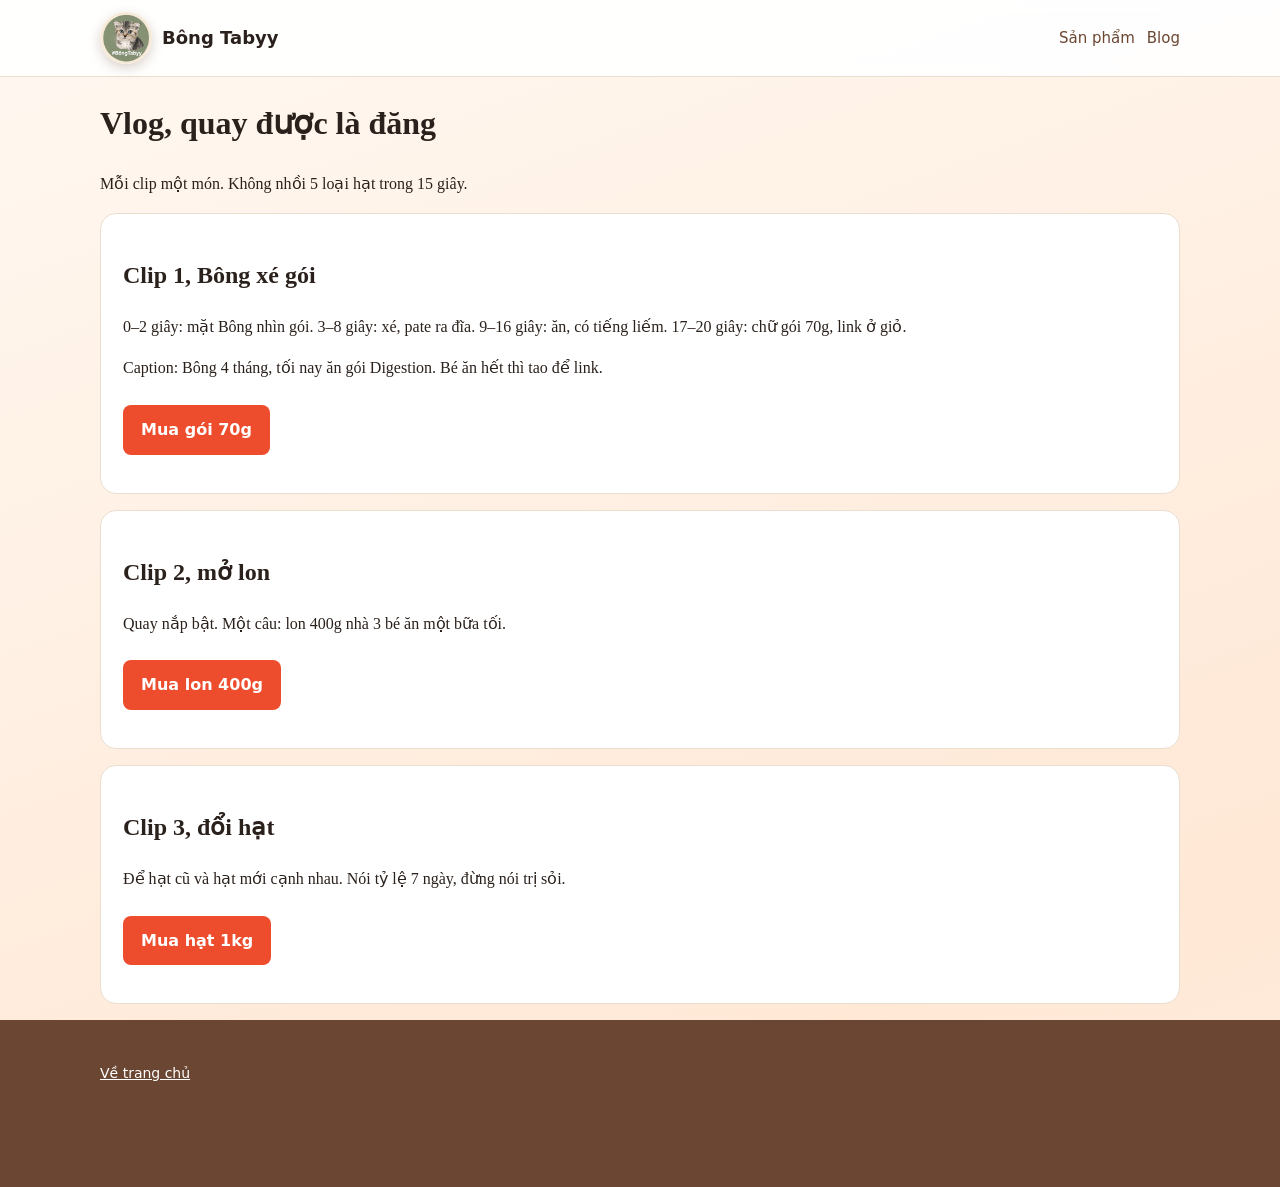
<file: vlog.html>
<!doctype html>
<html lang="vi">
<head>
<meta charset="utf-8">
<meta name="viewport" content="width=device-width,initial-scale=1">
<title>Vlog Bông Tabyy | Quay mèo ăn pate, 20 giây, gắn Shopee</title>
<meta name="description" content="Kịch bản vlog Bông ăn pate gói và lon. Quay dọc, không nhạc bản quyền, câu chữ để khách bấm món 70g.">
<link rel="canonical" href="https://vaultadidas-collab.github.io/bongtabby/vlog.html">
<link rel="stylesheet" href="style.css">
</head>
<body>
<header><div class="wrap"><nav>
<a class="logo" href="index.html"><img src="logo-bongtabyy.jpg" alt="Logo Bông">Bông Tabyy</a>
<div><a href="san-pham.html">Sản phẩm</a><a href="meo-4-thang-an-gi.html">Blog</a></div>
</nav></div></header>
<main class="wrap">
<h1>Vlog, quay được là đăng</h1>
<p>Mỗi clip một món. Không nhồi 5 loại hạt trong 15 giây.</p>
<article class="blog">
<h2>Clip 1, Bông xé gói</h2>
<p>0–2 giây: mặt Bông nhìn gói. 3–8 giây: xé, pate ra đĩa. 9–16 giây: ăn, có tiếng liếm. 17–20 giây: chữ gói 70g, link ở giỏ.</p>
<p>Caption: Bông 4 tháng, tối nay ăn gói Digestion. Bé ăn hết thì tao để link.</p>
<p><a class="btn" href="https://s.shopee.vn/AAHlXG3OKk" rel="sponsored noopener" target="_blank">Mua gói 70g</a></p>
</article>
<article class="blog">
<h2>Clip 2, mở lon</h2>
<p>Quay nắp bật. Một câu: lon 400g nhà 3 bé ăn một bữa tối.</p>
<p><a class="btn" href="https://s.shopee.vn/8pmNxJRMTj" rel="sponsored noopener" target="_blank">Mua lon 400g</a></p>
</article>
<article class="blog">
<h2>Clip 3, đổi hạt</h2>
<p>Để hạt cũ và hạt mới cạnh nhau. Nói tỷ lệ 7 ngày, đừng nói trị sỏi.</p>
<p><a class="btn" href="https://s.shopee.vn/6fhtN22fI0" rel="sponsored noopener" target="_blank">Mua hạt 1kg</a></p>
</article>
</main>
<footer><div class="wrap"><p><a href="index.html">Về trang chủ</a></p></div></footer>
</body>
</html>
</file>
<file: style.css>
:root{--ink:#2b211c;--brown:#6b4632;--cream:#fff8f1;--line:#eadfce}
*{box-sizing:border-box}html{scroll-behavior:smooth}
body{margin:0;font-family:Georgia,"Times New Roman",serif;color:var(--ink);background:linear-gradient(160deg,#fff8f1 0%,#ffe8d6 40%,#fff5ee 100%);background-size:200% 200%;animation:bgShift 18s ease infinite;line-height:1.6}
@keyframes bgShift{0%{background-position:0% 50%}50%{background-position:100% 50%}100%{background-position:0% 50%}}
a{color:var(--brown)}img{max-width:100%;display:block}
.wrap{width:min(1080px,92%);margin:auto}
header{position:sticky;top:0;background:rgba(255,255,255,.92);backdrop-filter:blur(6px);border-bottom:1px solid var(--line);z-index:5}
nav{display:flex;align-items:center;justify-content:space-between;gap:12px;padding:12px 0;flex-wrap:wrap}
nav a{text-decoration:none;font-family:system-ui,sans-serif;font-size:15px;margin-left:12px}
.logo{display:flex;align-items:center;gap:10px;font-weight:700;text-decoration:none;color:var(--ink);margin-left:0;font-size:18px}
.logo img{width:52px;height:52px;border-radius:50%;object-fit:cover;box-shadow:0 4px 12px rgba(107,70,50,.25)}
.logo-float{animation:float 3.2s ease-in-out infinite}
@keyframes float{0%,100%{transform:translateY(0)}50%{transform:translateY(-6px)}}
.btn{display:inline-block;background:#ee4d2d;color:#fff;text-decoration:none;padding:12px 18px;border-radius:8px;font-family:system-ui,sans-serif;font-weight:700;margin-top:8px;transition:transform .15s,box-shadow .15s}
.btn:hover{transform:translateY(-2px);box-shadow:0 6px 14px rgba(238,77,45,.3)}
.btn.ghost{background:#fff;color:#ee4d2d;border:1px solid #ee4d2d;margin-left:8px}
.buybar{position:sticky;bottom:0;background:#fff;border-top:1px solid var(--line);padding:10px 0;z-index:6}
.buybar .wrap{display:flex;gap:8px;align-items:center;justify-content:space-between;flex-wrap:wrap}
.hero{display:grid;grid-template-columns:1.1fr .9fr;gap:28px;align-items:center;padding:36px 0}
.hero h1{font-size:42px;line-height:1.15;margin:0 0 12px}
.hero img,.blog img{width:100%;height:360px;object-fit:cover;border-radius:16px}
.hero-float{animation:heroFloat 4s ease-in-out infinite;box-shadow:0 12px 30px rgba(107,70,50,.18)}
@keyframes heroFloat{0%,100%{transform:translateY(0)}50%{transform:translateY(-8px)}}
.note{font-size:14px;color:#6d5b4e}
.timebox{display:flex;gap:12px;align-items:center;flex-wrap:wrap;margin:14px 0;font-family:system-ui,sans-serif}
#clock{font-size:28px;font-weight:700;color:var(--brown);letter-spacing:1px}
.golden-on{background:#ee4d2d;color:#fff;padding:6px 12px;border-radius:20px;font-size:14px;font-weight:700;animation:pulse 1.6s infinite}
.golden-off{background:#f6efe6;color:#6d5b4e;padding:6px 12px;border-radius:20px;font-size:14px}
@keyframes pulse{0%,100%{opacity:1}50%{opacity:.75}}
.grid{display:grid;grid-template-columns:repeat(3,1fr);gap:16px}
.card{background:#fff;border:1px solid var(--line);border-radius:16px;overflow:hidden;transition:transform .2s,box-shadow .2s}
.card:hover{transform:translateY(-6px);box-shadow:0 10px 24px rgba(107,70,50,.12)}
.card img{height:220px;width:100%;object-fit:cover;background:#f6efe6}
.card div{padding:14px}
.card h3{margin:0 0 8px;font-size:20px}
.price{color:#ee4d2d;font-family:system-ui,sans-serif;font-weight:700}
section{padding:28px 0}
footer{background:#6b4632;color:#f6eadf;padding:28px 0 88px;font-family:system-ui,sans-serif;font-size:14px}
footer a{color:#fff}
.blog article,.blog{background:#fff;border:1px solid var(--line);border-radius:16px;padding:22px;margin:16px 0}
table{width:100%;border-collapse:collapse;font-family:system-ui,sans-serif;font-size:15px;margin:12px 0 18px}
th,td{border:1px solid var(--line);padding:8px;text-align:left}
th{background:#f6efe6}
@media(max-width:800px){.hero,.grid{grid-template-columns:1fr}.hero h1{font-size:30px}.hero img,.blog img{height:240px}.btn.ghost{margin-left:0}table{font-size:14px}#clock{font-size:24px}}
</file>
